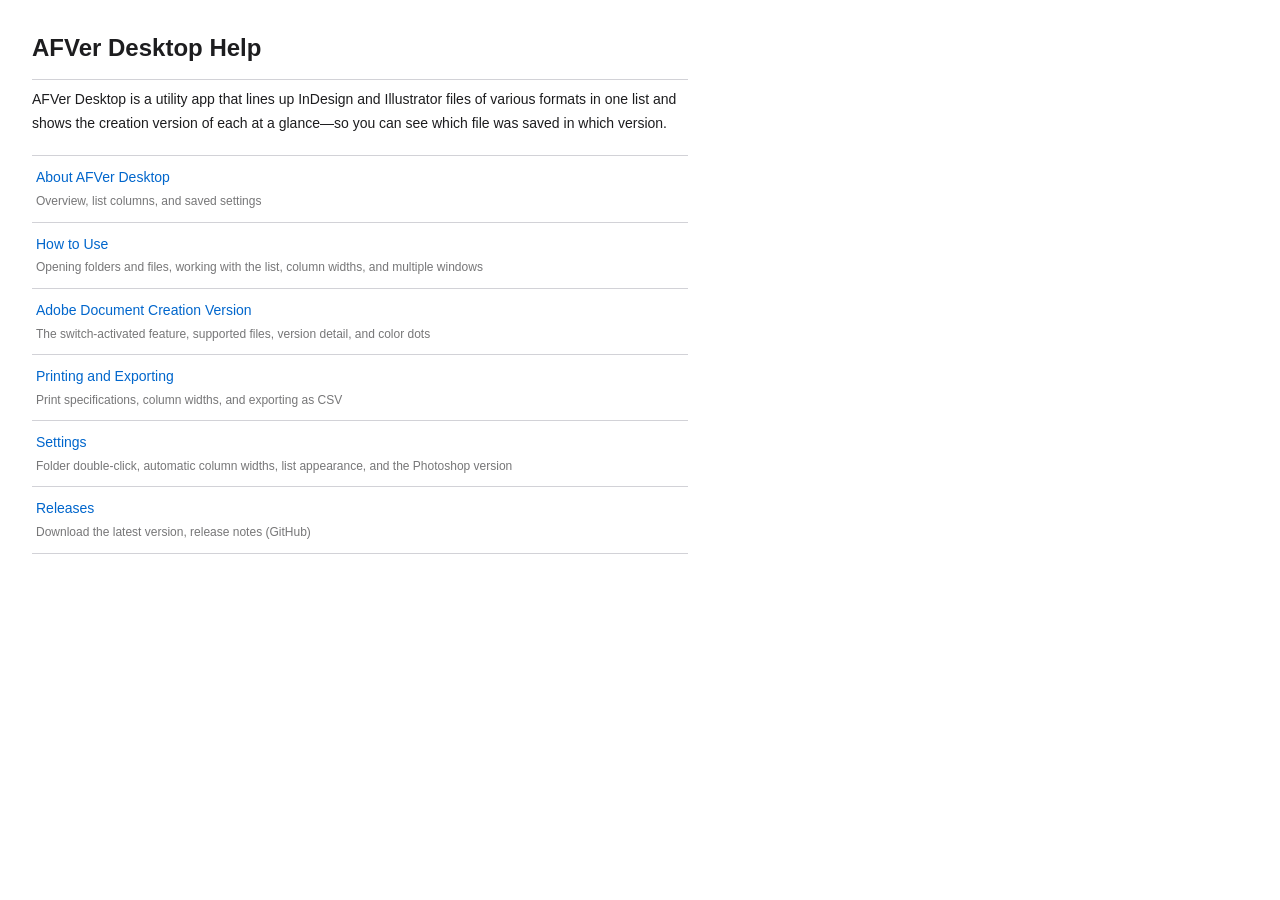
<file: Sources/AFVer Desktop/AFVer Desktop/AFVer Desktop Help.help/Contents/Resources/en.lproj/index.html>
<!DOCTYPE html>
<html lang="en">
<head>
<meta charset="UTF-8">
<meta name="AppleTitle" content="AFVer Desktop Help">
<title>AFVer Desktop Help</title>
<link rel="stylesheet" href="../shared/style.css">
</head>
<body>
<h1>AFVer Desktop Help</h1>
<p>AFVer Desktop is a utility app that lines up InDesign and Illustrator files of various formats in one list and shows the creation version of each at a glance—so you can see which file was saved in which version.</p>

<ul class="toc">
  <li>
    <a href="01_overview.html">About AFVer Desktop
      <span class="desc">Overview, list columns, and saved settings</span>
    </a>
  </li>
  <li>
    <a href="02_howto.html">How to Use
      <span class="desc">Opening folders and files, working with the list, column widths, and multiple windows</span>
    </a>
  </li>
  <li>
    <a href="03_version.html">Adobe Document Creation Version
      <span class="desc">The switch-activated feature, supported files, version detail, and color dots</span>
    </a>
  </li>
  <li>
    <a href="04_print.html">Printing and Exporting
      <span class="desc">Print specifications, column widths, and exporting as CSV</span>
    </a>
  </li>
  <li>
    <a href="05_settings.html">Settings
      <span class="desc">Folder double-click, automatic column widths, list appearance, and the Photoshop version</span>
    </a>
  </li>
  <li>
    <a href="https://github.com/monokano/AFVer-Desktop/releases">Releases
      <span class="desc">Download the latest version, release notes (GitHub)</span>
    </a>
  </li>
</ul>
</body>
</html>
</file>
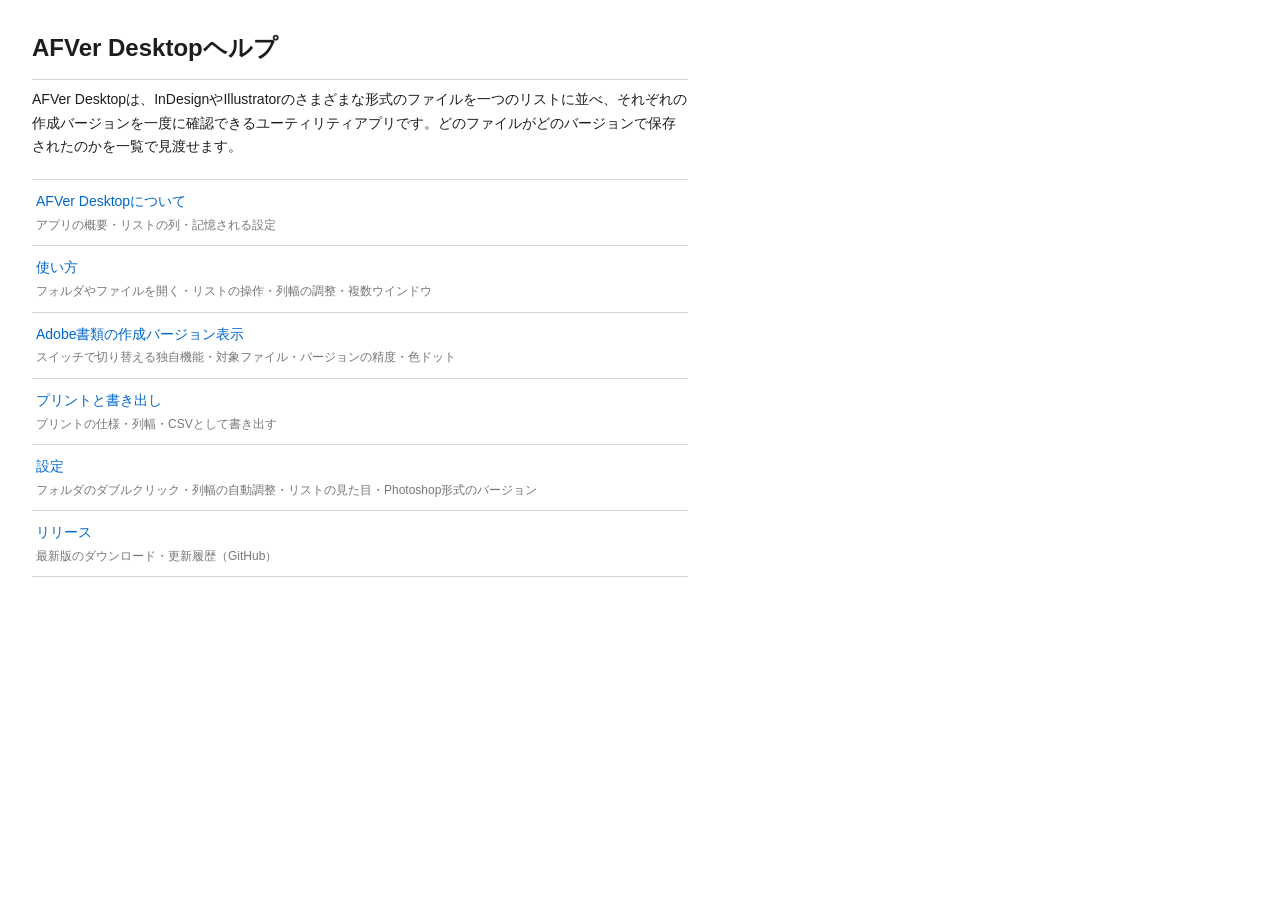
<file: Sources/AFVer Desktop/AFVer Desktop/AFVer Desktop Help.help/Contents/Resources/ja.lproj/index.html>
<!DOCTYPE html>
<html lang="ja">
<head>
<meta charset="UTF-8">
<meta name="AppleTitle" content="AFVer Desktop ヘルプ">
<title>AFVer Desktop ヘルプ</title>
<link rel="stylesheet" href="../shared/style.css">
</head>
<body>
<h1>AFVer Desktopヘルプ</h1>
<p>AFVer Desktopは、InDesignやIllustratorのさまざまな形式のファイルを一つのリストに並べ、それぞれの作成バージョンを一度に確認できるユーティリティアプリです。どのファイルがどのバージョンで保存されたのかを一覧で見渡せます。</p>

<ul class="toc">
  <li>
    <a href="01_overview.html">AFVer Desktopについて
      <span class="desc">アプリの概要・リストの列・記憶される設定</span>
    </a>
  </li>
  <li>
    <a href="02_howto.html">使い方
      <span class="desc">フォルダやファイルを開く・リストの操作・列幅の調整・複数ウインドウ</span>
    </a>
  </li>
  <li>
    <a href="03_version.html">Adobe書類の作成バージョン表示
      <span class="desc">スイッチで切り替える独自機能・対象ファイル・バージョンの精度・色ドット</span>
    </a>
  </li>
  <li>
    <a href="04_print.html">プリントと書き出し
      <span class="desc">プリントの仕様・列幅・CSVとして書き出す</span>
    </a>
  </li>
  <li>
    <a href="05_settings.html">設定
      <span class="desc">フォルダのダブルクリック・列幅の自動調整・リストの見た目・Photoshop形式のバージョン</span>
    </a>
  </li>
  <li>
    <a href="https://github.com/monokano/AFVer-Desktop/releases">リリース
      <span class="desc">最新版のダウンロード・更新履歴（GitHub）</span>
    </a>
  </li>
</ul>
</body>
</html>
</file>
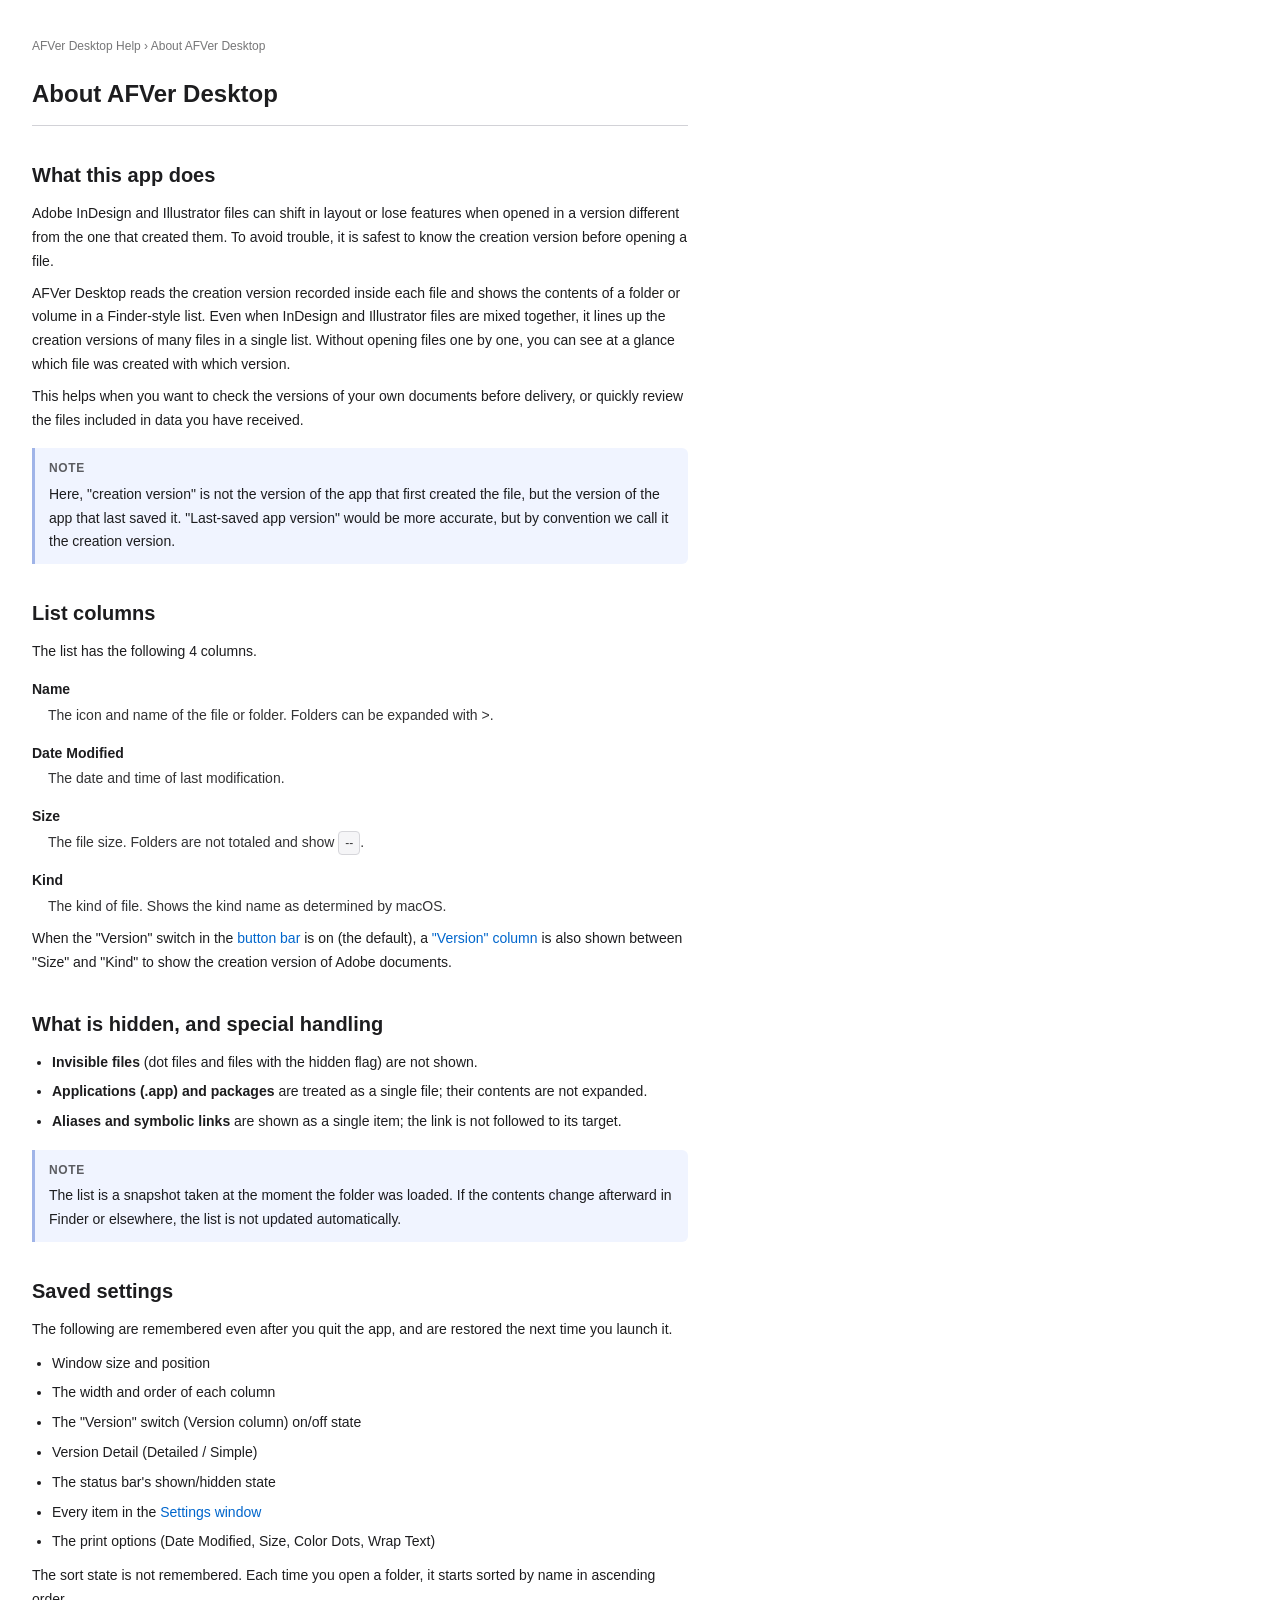
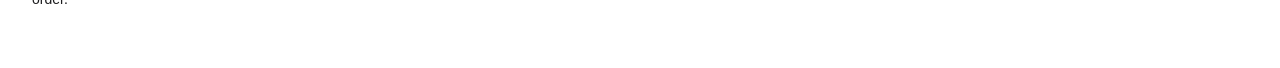
<file: Sources/AFVer Desktop/AFVer Desktop/AFVer Desktop Help.help/Contents/Resources/en.lproj/01_overview.html>
<!DOCTYPE html>
<html lang="en">
<head>
<meta charset="UTF-8">
<meta name="AppleTitle" content="About AFVer Desktop">
<title>About AFVer Desktop</title>
<link rel="stylesheet" href="../shared/style.css">
</head>
<body>
<p class="breadcrumb"><a href="index.html">AFVer Desktop Help</a> › About AFVer Desktop</p>
<h1>About AFVer Desktop</h1>

<h2>What this app does</h2>
<p>Adobe InDesign and Illustrator files can shift in layout or lose features when opened in a version different from the one that created them. To avoid trouble, it is safest to know the creation version before opening a file.</p>
<p>AFVer Desktop reads the creation version recorded inside each file and shows the contents of a folder or volume in a Finder-style list. Even when InDesign and Illustrator files are mixed together, it lines up the creation versions of many files in a single list. Without opening files one by one, you can see at a glance which file was created with which version.</p>
<p>This helps when you want to check the versions of your own documents before delivery, or quickly review the files included in data you have received.</p>

<div class="note">
  <strong>Note</strong>
  Here, "creation version" is not the version of the app that first created the file, but the version of the app that last saved it. "Last-saved app version" would be more accurate, but by convention we call it the creation version.
</div>

<h2>List columns</h2>
<p>The list has the following 4 columns.</p>
<dl>
  <dt>Name</dt>
  <dd>The icon and name of the file or folder. Folders can be expanded with &gt;.</dd>

  <dt>Date Modified</dt>
  <dd>The date and time of last modification.</dd>

  <dt>Size</dt>
  <dd>The file size. Folders are not totaled and show <kbd>--</kbd>.</dd>

  <dt>Kind</dt>
  <dd>The kind of file. Shows the kind name as determined by macOS.</dd>
</dl>
<p>When the "Version" switch in the <a href="02_howto.html#button-bar">button bar</a> is on (the default), a <a href="03_version.html">"Version" column</a> is also shown between "Size" and "Kind" to show the creation version of Adobe documents.</p>

<h2>What is hidden, and special handling</h2>
<ul>
  <li><strong>Invisible files</strong> (dot files and files with the hidden flag) are not shown.</li>
  <li><strong>Applications (.app) and packages</strong> are treated as a single file; their contents are not expanded.</li>
  <li><strong>Aliases and symbolic links</strong> are shown as a single item; the link is not followed to its target.</li>
</ul>

<div class="note">
  <strong>Note</strong>
  The list is a snapshot taken at the moment the folder was loaded. If the contents change afterward in Finder or elsewhere, the list is not updated automatically.
</div>

<h2>Saved settings</h2>
<p>The following are remembered even after you quit the app, and are restored the next time you launch it.</p>
<ul>
  <li>Window size and position</li>
  <li>The width and order of each column</li>
  <li>The "Version" switch (Version column) on/off state</li>
  <li>Version Detail (Detailed / Simple)</li>
  <li>The status bar's shown/hidden state</li>
  <li>Every item in the <a href="05_settings.html">Settings window</a></li>
  <li>The print options (Date Modified, Size, Color Dots, Wrap Text)</li>
</ul>
<p>The sort state is not remembered. Each time you open a folder, it starts sorted by name in ascending order.</p>
</body>
</html>
</file>
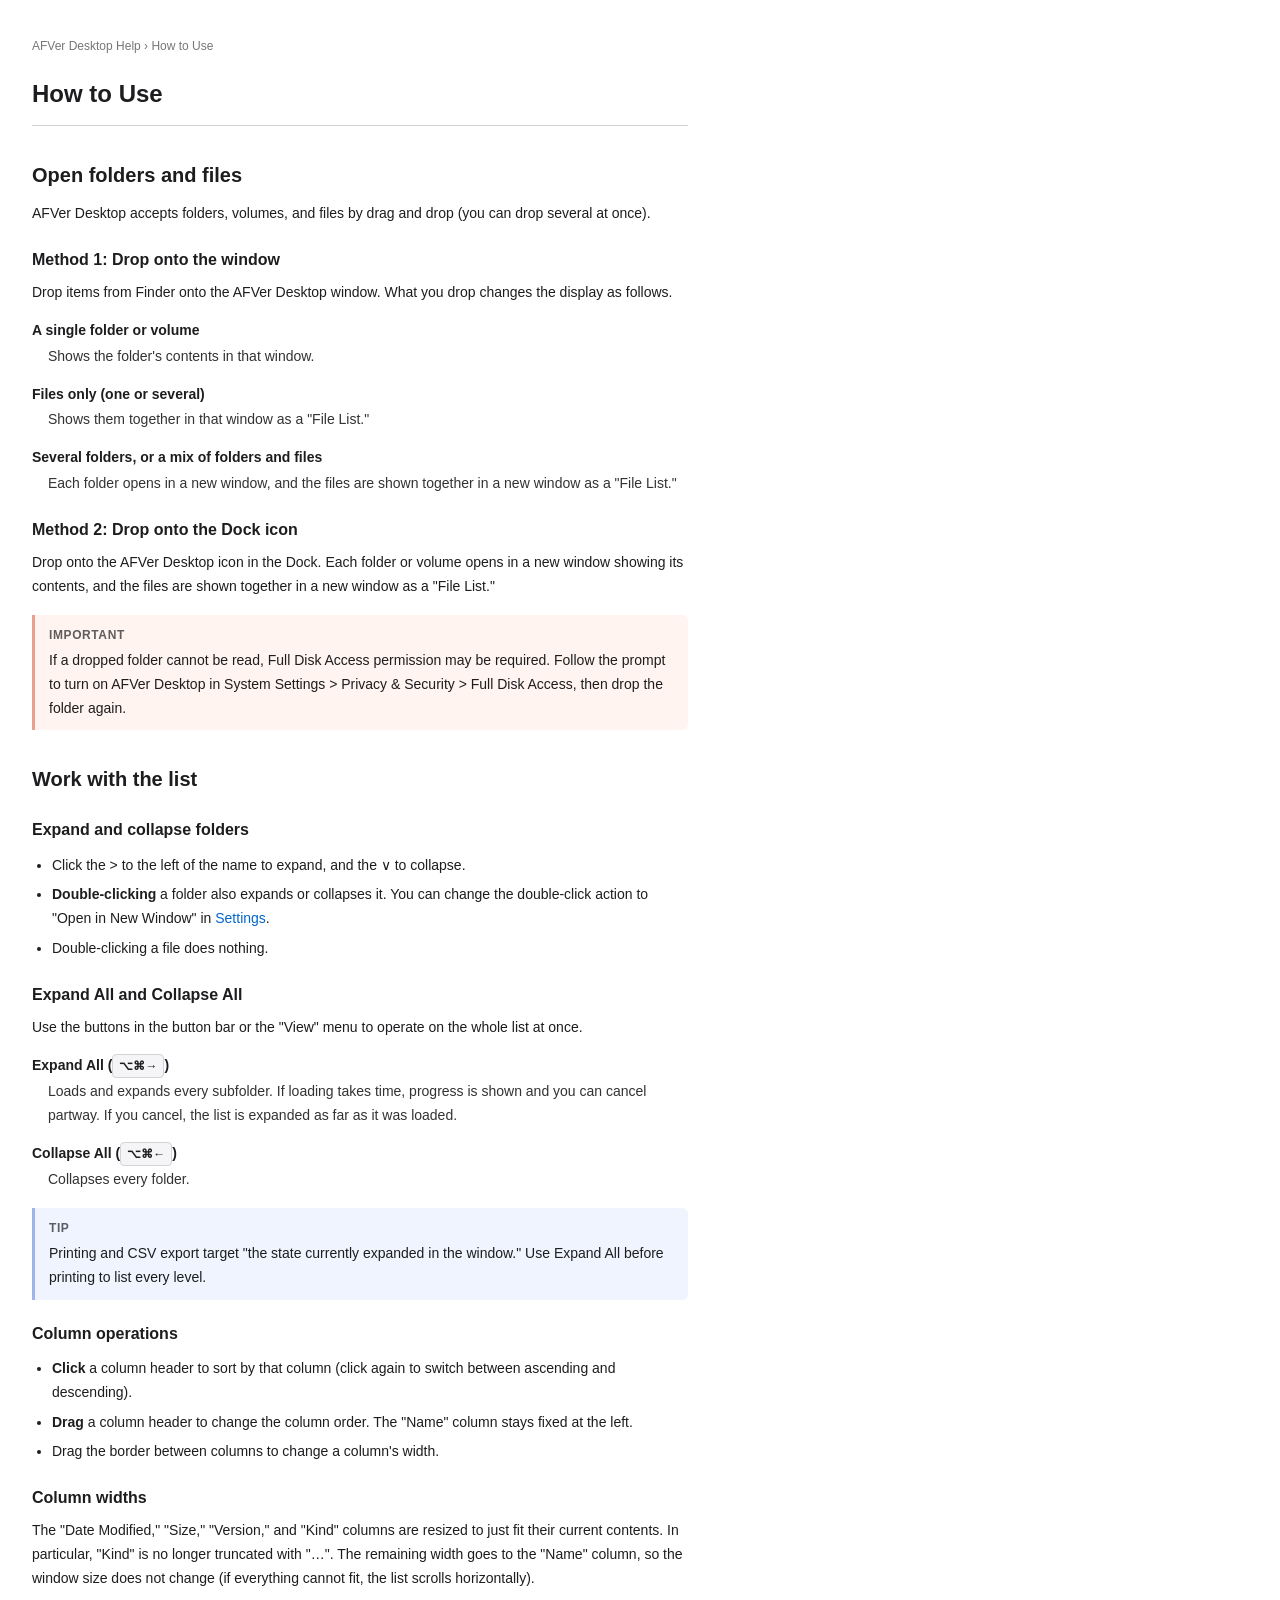
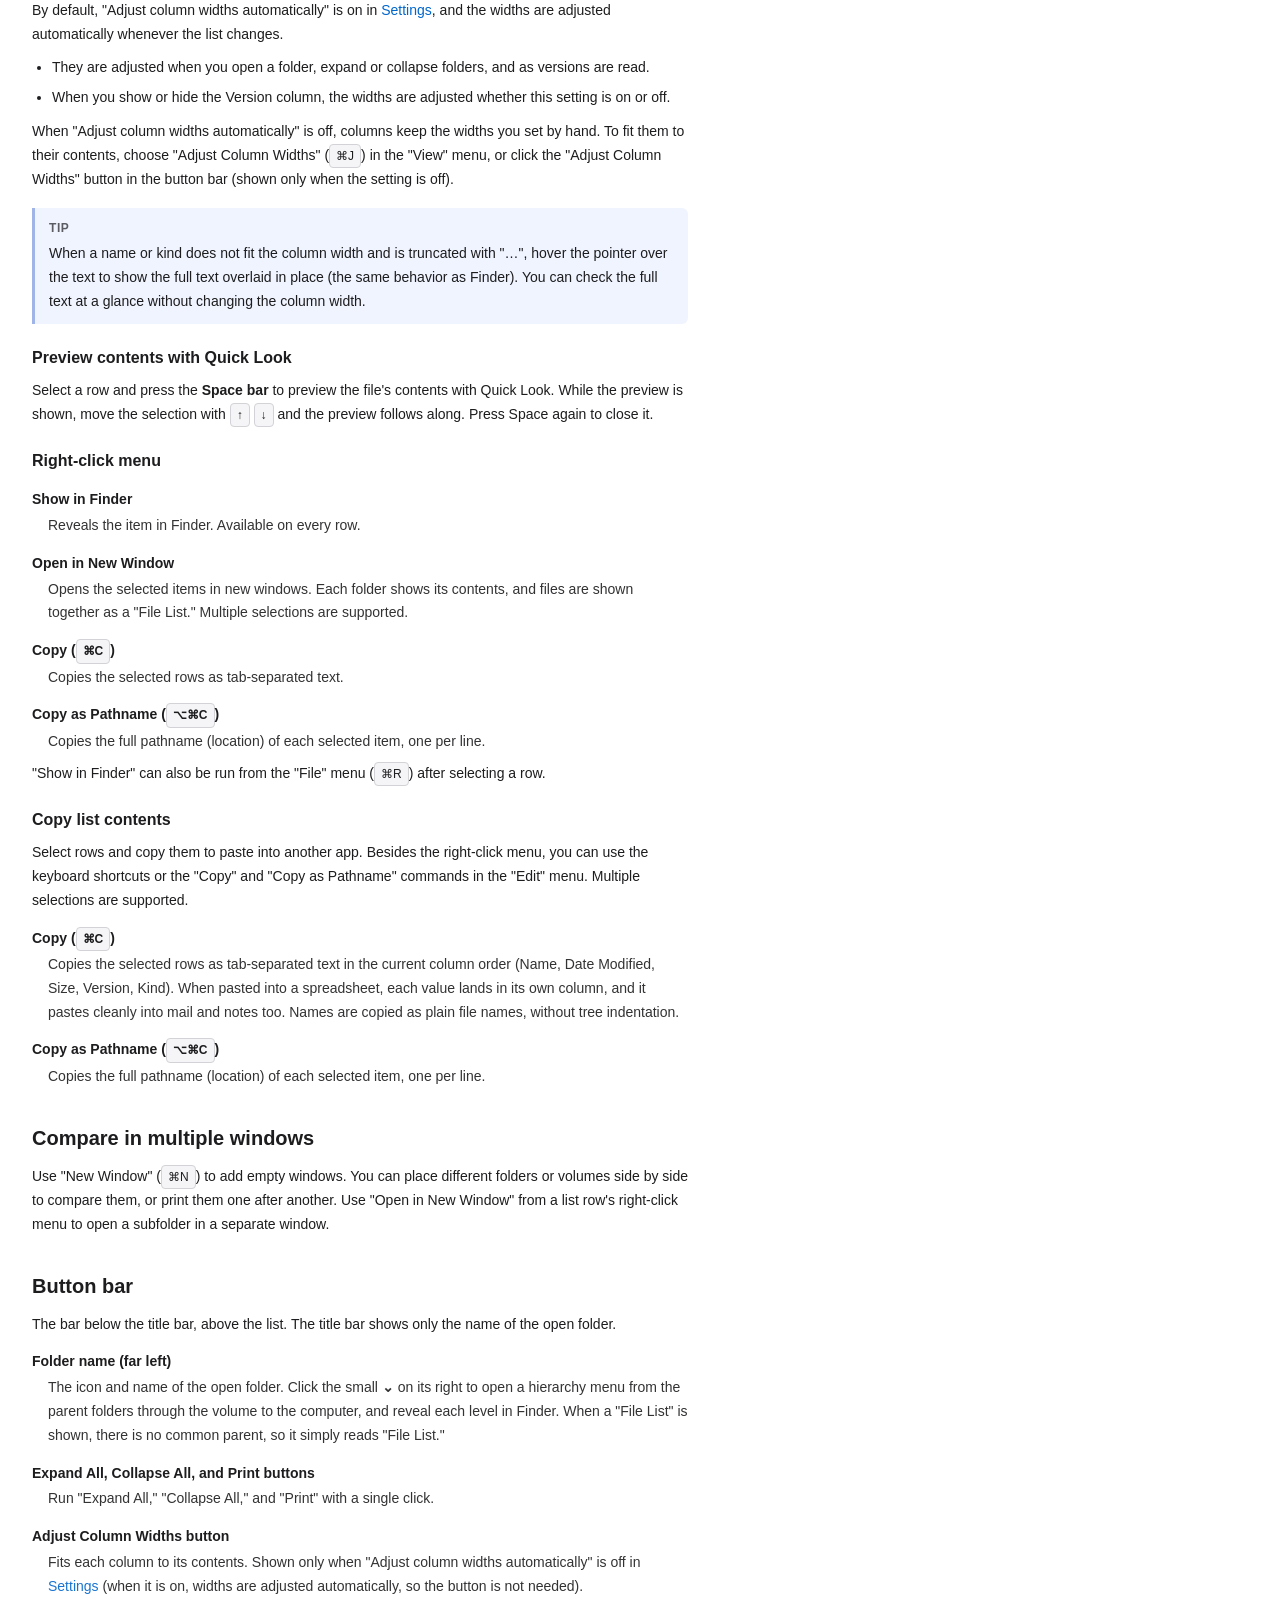
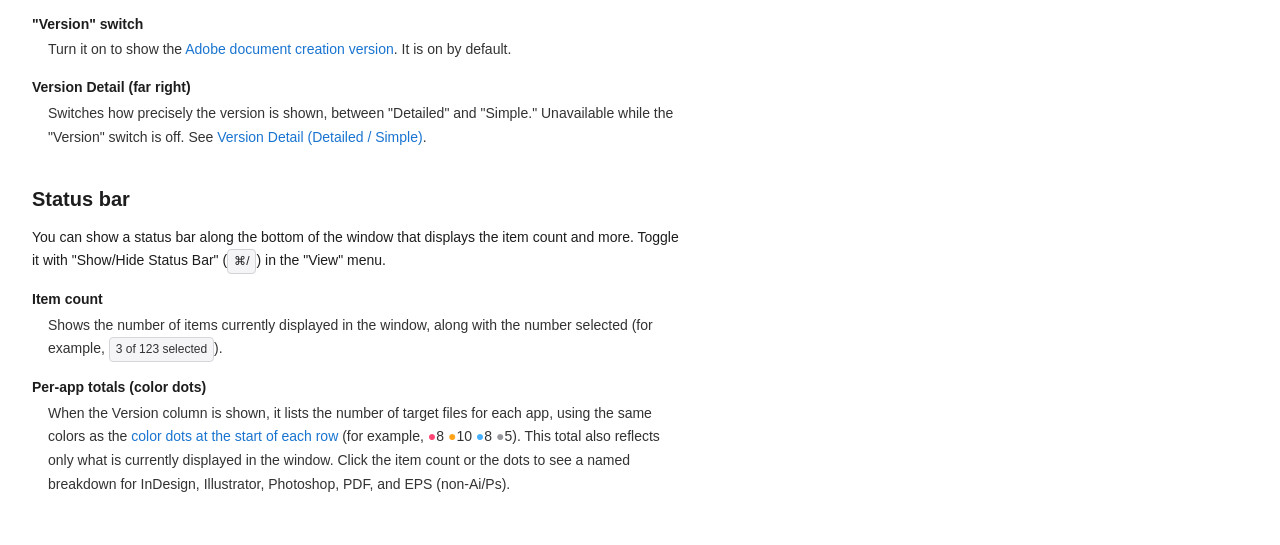
<file: Sources/AFVer Desktop/AFVer Desktop/AFVer Desktop Help.help/Contents/Resources/en.lproj/02_howto.html>
<!DOCTYPE html>
<html lang="en">
<head>
<meta charset="UTF-8">
<meta name="AppleTitle" content="How to Use">
<title>How to Use</title>
<link rel="stylesheet" href="../shared/style.css">
</head>
<body>
<p class="breadcrumb"><a href="index.html">AFVer Desktop Help</a> › How to Use</p>
<h1>How to Use</h1>

<h2>Open folders and files</h2>
<p>AFVer Desktop accepts folders, volumes, and files by drag and drop (you can drop several at once).</p>

<h3>Method 1: Drop onto the window</h3>
<p>Drop items from Finder onto the AFVer Desktop window. What you drop changes the display as follows.</p>
<dl>
  <dt>A single folder or volume</dt>
  <dd>Shows the folder's contents in that window.</dd>

  <dt>Files only (one or several)</dt>
  <dd>Shows them together in that window as a "File List."</dd>

  <dt>Several folders, or a mix of folders and files</dt>
  <dd>Each folder opens in a new window, and the files are shown together in a new window as a "File List."</dd>
</dl>

<h3>Method 2: Drop onto the Dock icon</h3>
<p>Drop onto the AFVer Desktop icon in the Dock. Each folder or volume opens in a new window showing its contents, and the files are shown together in a new window as a "File List."</p>

<div class="warning">
  <strong>Important</strong>
  If a dropped folder cannot be read, Full Disk Access permission may be required. Follow the prompt to turn on AFVer Desktop in System Settings &gt; Privacy &amp; Security &gt; Full Disk Access, then drop the folder again.
</div>

<h2>Work with the list</h2>

<h3>Expand and collapse folders</h3>
<ul>
  <li>Click the &gt; to the left of the name to expand, and the ∨ to collapse.</li>
  <li><strong>Double-clicking</strong> a folder also expands or collapses it. You can change the double-click action to "Open in New Window" in <a href="05_settings.html">Settings</a>.</li>
  <li>Double-clicking a file does nothing.</li>
</ul>

<h3>Expand All and Collapse All</h3>
<p>Use the buttons in the button bar or the "View" menu to operate on the whole list at once.</p>
<dl>
  <dt>Expand All (<kbd>⌥⌘→</kbd>)</dt>
  <dd>Loads and expands every subfolder. If loading takes time, progress is shown and you can cancel partway. If you cancel, the list is expanded as far as it was loaded.</dd>

  <dt>Collapse All (<kbd>⌥⌘←</kbd>)</dt>
  <dd>Collapses every folder.</dd>
</dl>

<div class="note">
  <strong>Tip</strong>
  Printing and CSV export target "the state currently expanded in the window." Use Expand All before printing to list every level.
</div>

<h3>Column operations</h3>
<ul>
  <li><strong>Click</strong> a column header to sort by that column (click again to switch between ascending and descending).</li>
  <li><strong>Drag</strong> a column header to change the column order. The "Name" column stays fixed at the left.</li>
  <li>Drag the border between columns to change a column's width.</li>
</ul>

<h3 id="column-widths">Column widths</h3>
<p>The "Date Modified," "Size," "Version," and "Kind" columns are resized to just fit their current contents. In particular, "Kind" is no longer truncated with "…". The remaining width goes to the "Name" column, so the window size does not change (if everything cannot fit, the list scrolls horizontally).</p>
<p>By default, "Adjust column widths automatically" is on in <a href="05_settings.html#auto-adjust">Settings</a>, and the widths are adjusted automatically whenever the list changes.</p>
<ul>
  <li>They are adjusted when you open a folder, expand or collapse folders, and as versions are read.</li>
  <li>When you show or hide the Version column, the widths are adjusted whether this setting is on or off.</li>
</ul>
<p>When "Adjust column widths automatically" is off, columns keep the widths you set by hand. To fit them to their contents, choose "Adjust Column Widths" (<kbd>⌘J</kbd>) in the "View" menu, or click the "Adjust Column Widths" button in the button bar (shown only when the setting is off).</p>

<div class="note">
  <strong>Tip</strong>
  When a name or kind does not fit the column width and is truncated with "…", hover the pointer over the text to show the full text overlaid in place (the same behavior as Finder). You can check the full text at a glance without changing the column width.
</div>

<h3>Preview contents with Quick Look</h3>
<p>Select a row and press the <strong>Space bar</strong> to preview the file's contents with Quick Look. While the preview is shown, move the selection with <kbd>↑</kbd> <kbd>↓</kbd> and the preview follows along. Press Space again to close it.</p>

<h3>Right-click menu</h3>
<dl>
  <dt>Show in Finder</dt>
  <dd>Reveals the item in Finder. Available on every row.</dd>

  <dt>Open in New Window</dt>
  <dd>Opens the selected items in new windows. Each folder shows its contents, and files are shown together as a "File List." Multiple selections are supported.</dd>

  <dt>Copy (<kbd>⌘C</kbd>)</dt>
  <dd>Copies the selected rows as tab-separated text.</dd>

  <dt>Copy as Pathname (<kbd>⌥⌘C</kbd>)</dt>
  <dd>Copies the full pathname (location) of each selected item, one per line.</dd>
</dl>
<p>"Show in Finder" can also be run from the "File" menu (<kbd>⌘R</kbd>) after selecting a row.</p>

<h3>Copy list contents</h3>
<p>Select rows and copy them to paste into another app. Besides the right-click menu, you can use the keyboard shortcuts or the "Copy" and "Copy as Pathname" commands in the "Edit" menu. Multiple selections are supported.</p>
<dl>
  <dt>Copy (<kbd>⌘C</kbd>)</dt>
  <dd>Copies the selected rows as tab-separated text in the current column order (Name, Date Modified, Size, Version, Kind). When pasted into a spreadsheet, each value lands in its own column, and it pastes cleanly into mail and notes too. Names are copied as plain file names, without tree indentation.</dd>

  <dt>Copy as Pathname (<kbd>⌥⌘C</kbd>)</dt>
  <dd>Copies the full pathname (location) of each selected item, one per line.</dd>
</dl>

<h2>Compare in multiple windows</h2>
<p>Use "New Window" (<kbd>⌘N</kbd>) to add empty windows. You can place different folders or volumes side by side to compare them, or print them one after another. Use "Open in New Window" from a list row's right-click menu to open a subfolder in a separate window.</p>

<h2 id="button-bar">Button bar</h2>
<p>The bar below the title bar, above the list. The title bar shows only the name of the open folder.</p>
<dl>
  <dt>Folder name (far left)</dt>
  <dd>The icon and name of the open folder. Click the small <strong>⌄</strong> on its right to open a hierarchy menu from the parent folders through the volume to the computer, and reveal each level in Finder. When a "File List" is shown, there is no common parent, so it simply reads "File List."</dd>

  <dt>Expand All, Collapse All, and Print buttons</dt>
  <dd>Run "Expand All," "Collapse All," and "Print" with a single click.</dd>

  <dt>Adjust Column Widths button</dt>
  <dd>Fits each column to its contents. Shown only when "Adjust column widths automatically" is off in <a href="05_settings.html#auto-adjust">Settings</a> (when it is on, widths are adjusted automatically, so the button is not needed).</dd>

  <dt>"Version" switch</dt>
  <dd>Turn it on to show the <a href="03_version.html">Adobe document creation version</a>. It is on by default.</dd>

  <dt>Version Detail (far right)</dt>
  <dd>Switches how precisely the version is shown, between "Detailed" and "Simple." Unavailable while the "Version" switch is off. See <a href="03_version.html#detail">Version Detail (Detailed / Simple)</a>.</dd>
</dl>

<h2>Status bar</h2>
<p>You can show a status bar along the bottom of the window that displays the item count and more. Toggle it with "Show/Hide Status Bar" (<kbd>⌘/</kbd>) in the "View" menu.</p>
<dl>
  <dt>Item count</dt>
  <dd>Shows the number of items currently displayed in the window, along with the number selected (for example, <kbd>3 of 123 selected</kbd>).</dd>

  <dt>Per-app totals (color dots)</dt>
  <dd>When the Version column is shown, it lists the number of target files for each app, using the same colors as the <a href="03_version.html#dots">color dots at the start of each row</a> (for example, <b style="color:#FF3366">●</b>8 <b style="color:#FF9A00">●</b>10 <b style="color:#31A8FF">●</b>8 <b style="color:#8E8E93">●</b>5). This total also reflects only what is currently displayed in the window. Click the item count or the dots to see a named breakdown for InDesign, Illustrator, Photoshop, PDF, and EPS (non-Ai/Ps).</dd>
</dl>
</body>
</html>
</file>
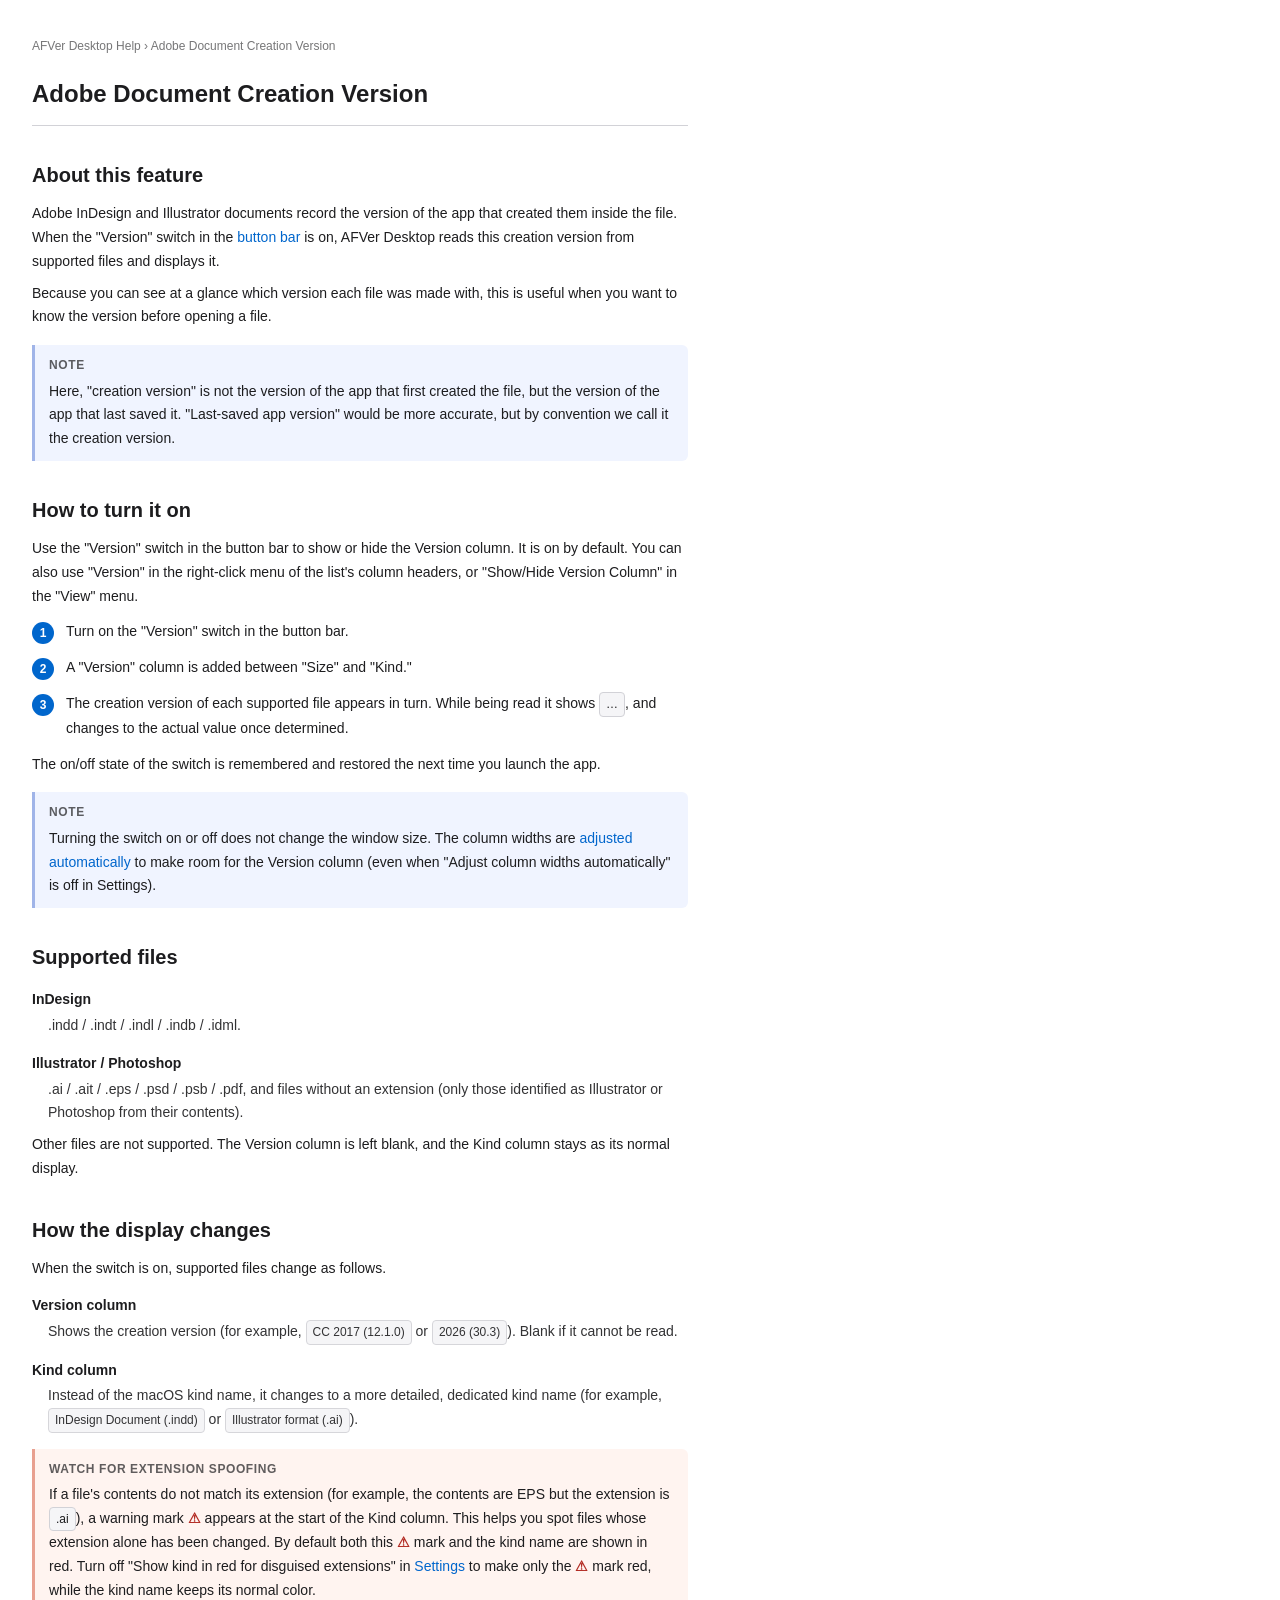
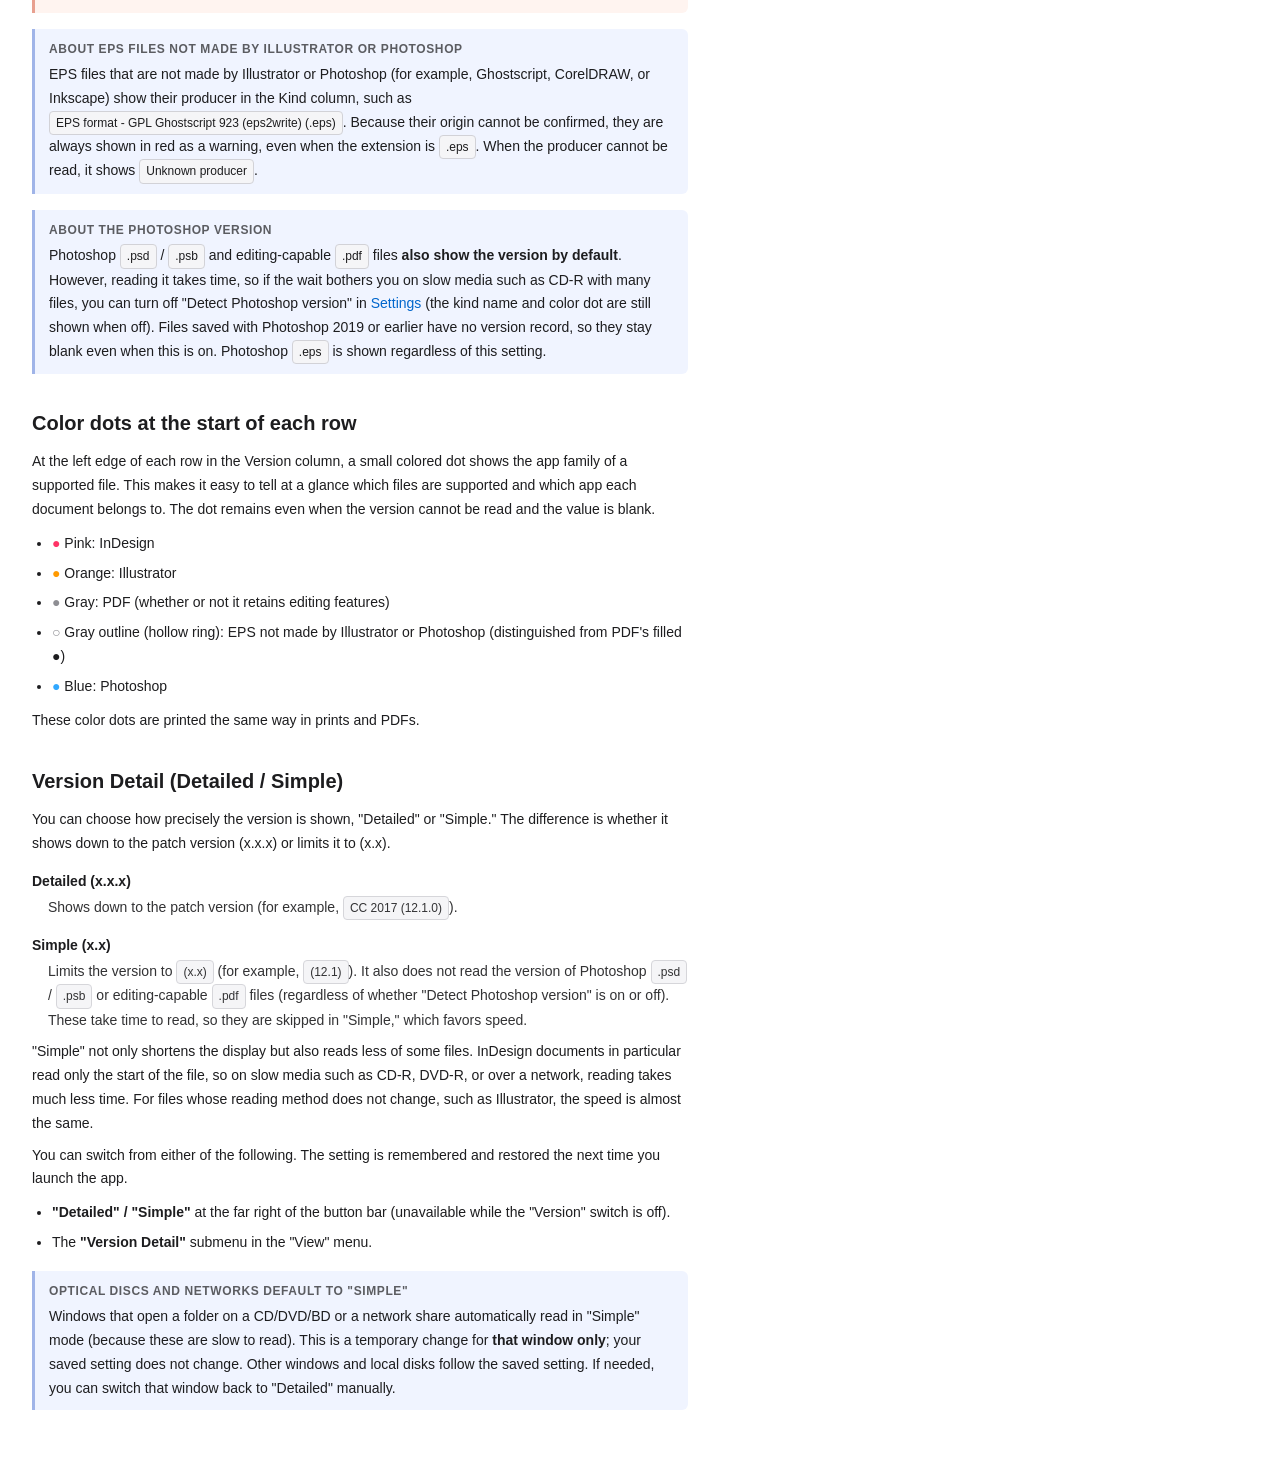
<file: Sources/AFVer Desktop/AFVer Desktop/AFVer Desktop Help.help/Contents/Resources/en.lproj/03_version.html>
<!DOCTYPE html>
<html lang="en">
<head>
<meta charset="UTF-8">
<meta name="AppleTitle" content="Adobe Document Creation Version">
<title>Adobe Document Creation Version</title>
<link rel="stylesheet" href="../shared/style.css">
</head>
<body>
<p class="breadcrumb"><a href="index.html">AFVer Desktop Help</a> › Adobe Document Creation Version</p>
<h1>Adobe Document Creation Version</h1>

<h2>About this feature</h2>
<p>Adobe InDesign and Illustrator documents record the version of the app that created them inside the file. When the "Version" switch in the <a href="02_howto.html#button-bar">button bar</a> is on, AFVer Desktop reads this creation version from supported files and displays it.</p>
<p>Because you can see at a glance which version each file was made with, this is useful when you want to know the version before opening a file.</p>

<div class="note">
  <strong>Note</strong>
  Here, "creation version" is not the version of the app that first created the file, but the version of the app that last saved it. "Last-saved app version" would be more accurate, but by convention we call it the creation version.
</div>

<h2>How to turn it on</h2>
<p>Use the "Version" switch in the button bar to show or hide the Version column. It is on by default. You can also use "Version" in the right-click menu of the list's column headers, or "Show/Hide Version Column" in the "View" menu.</p>
<ol class="steps">
  <li>Turn on the "Version" switch in the button bar.</li>
  <li>A "Version" column is added between "Size" and "Kind."</li>
  <li>The creation version of each supported file appears in turn. While being read it shows <kbd>…</kbd>, and changes to the actual value once determined.</li>
</ol>
<p>The on/off state of the switch is remembered and restored the next time you launch the app.</p>

<div class="note">
  <strong>Note</strong>
  Turning the switch on or off does not change the window size. The column widths are <a href="02_howto.html#column-widths">adjusted automatically</a> to make room for the Version column (even when "Adjust column widths automatically" is off in Settings).
</div>

<h2>Supported files</h2>
<dl>
  <dt>InDesign</dt>
  <dd>.indd / .indt / .indl / .indb / .idml.</dd>

  <dt>Illustrator / Photoshop</dt>
  <dd>.ai / .ait / .eps / .psd / .psb / .pdf, and files without an extension (only those identified as Illustrator or Photoshop from their contents).</dd>
</dl>
<p>Other files are not supported. The Version column is left blank, and the Kind column stays as its normal display.</p>

<h2>How the display changes</h2>
<p>When the switch is on, supported files change as follows.</p>
<dl>
  <dt>Version column</dt>
  <dd>Shows the creation version (for example, <kbd>CC 2017 (12.1.0)</kbd> or <kbd>2026 (30.3)</kbd>). Blank if it cannot be read.</dd>

  <dt>Kind column</dt>
  <dd>Instead of the macOS kind name, it changes to a more detailed, dedicated kind name (for example, <kbd>InDesign Document (.indd)</kbd> or <kbd>Illustrator format (.ai)</kbd>).</dd>
</dl>

<div class="warning">
  <strong>Watch for extension spoofing</strong>
  If a file's contents do not match its extension (for example, the contents are EPS but the extension is <kbd>.ai</kbd>), a warning mark <b style="color:#B22A22">⚠</b> appears at the start of the Kind column. This helps you spot files whose extension alone has been changed. By default both this <b style="color:#B22A22">⚠</b> mark and the kind name are shown in red. Turn off "Show kind in red for disguised extensions" in <a href="05_settings.html#red-kind">Settings</a> to make only the <b style="color:#B22A22">⚠</b> mark red, while the kind name keeps its normal color.
</div>

<div class="note">
  <strong>About EPS files not made by Illustrator or Photoshop</strong>
  EPS files that are not made by Illustrator or Photoshop (for example, Ghostscript, CorelDRAW, or Inkscape) show their producer in the Kind column, such as <kbd>EPS format - GPL Ghostscript 923 (eps2write) (.eps)</kbd>. Because their origin cannot be confirmed, they are always shown in red as a warning, even when the extension is <kbd>.eps</kbd>. When the producer cannot be read, it shows <kbd>Unknown producer</kbd>.
</div>

<div class="note">
  <strong>About the Photoshop version</strong>
  Photoshop <kbd>.psd</kbd> / <kbd>.psb</kbd> and editing-capable <kbd>.pdf</kbd> files <b>also show the version by default</b>. However, reading it takes time, so if the wait bothers you on slow media such as CD-R with many files, you can turn off "Detect Photoshop version" in <a href="05_settings.html#photoshop">Settings</a> (the kind name and color dot are still shown when off). Files saved with Photoshop 2019 or earlier have no version record, so they stay blank even when this is on. Photoshop <kbd>.eps</kbd> is shown regardless of this setting.
</div>

<h2 id="dots">Color dots at the start of each row</h2>
<p>At the left edge of each row in the Version column, a small colored dot shows the app family of a supported file. This makes it easy to tell at a glance which files are supported and which app each document belongs to. The dot remains even when the version cannot be read and the value is blank.</p>
<ul>
  <li><b style="color:#FF3366">●</b> Pink: InDesign</li>
  <li><b style="color:#FF9A00">●</b> Orange: Illustrator</li>
  <li><b style="color:#8E8E93">●</b> Gray: PDF (whether or not it retains editing features)</li>
  <li><b style="color:#8E8E93">○</b> Gray outline (hollow ring): EPS not made by Illustrator or Photoshop (distinguished from PDF's filled ●)</li>
  <li><b style="color:#31A8FF">●</b> Blue: Photoshop</li>
</ul>
<p>These color dots are printed the same way in prints and PDFs.</p>

<h2 id="detail">Version Detail (Detailed / Simple)</h2>
<p>You can choose how precisely the version is shown, "Detailed" or "Simple." The difference is whether it shows down to the patch version (x.x.x) or limits it to (x.x).</p>
<dl>
  <dt>Detailed (x.x.x)</dt>
  <dd>Shows down to the patch version (for example, <kbd>CC 2017 (12.1.0)</kbd>).</dd>

  <dt>Simple (x.x)</dt>
  <dd>Limits the version to <kbd>(x.x)</kbd> (for example, <kbd>(12.1)</kbd>). It also does not read the version of Photoshop <kbd>.psd</kbd> / <kbd>.psb</kbd> or editing-capable <kbd>.pdf</kbd> files (regardless of whether "Detect Photoshop version" is on or off). These take time to read, so they are skipped in "Simple," which favors speed.</dd>
</dl>
<p>"Simple" not only shortens the display but also reads less of some files. InDesign documents in particular read only the start of the file, so on slow media such as CD-R, DVD-R, or over a network, reading takes much less time. For files whose reading method does not change, such as Illustrator, the speed is almost the same.</p>
<p>You can switch from either of the following. The setting is remembered and restored the next time you launch the app.</p>
<ul>
  <li><strong>"Detailed" / "Simple"</strong> at the far right of the button bar (unavailable while the "Version" switch is off).</li>
  <li>The <strong>"Version Detail"</strong> submenu in the "View" menu.</li>
</ul>

<div class="note">
  <strong>Optical discs and networks default to "Simple"</strong>
  Windows that open a folder on a CD/DVD/BD or a network share automatically read in "Simple" mode (because these are slow to read). This is a temporary change for <b>that window only</b>; your saved setting does not change. Other windows and local disks follow the saved setting. If needed, you can switch that window back to "Detailed" manually.
</div>
</body>
</html>
</file>
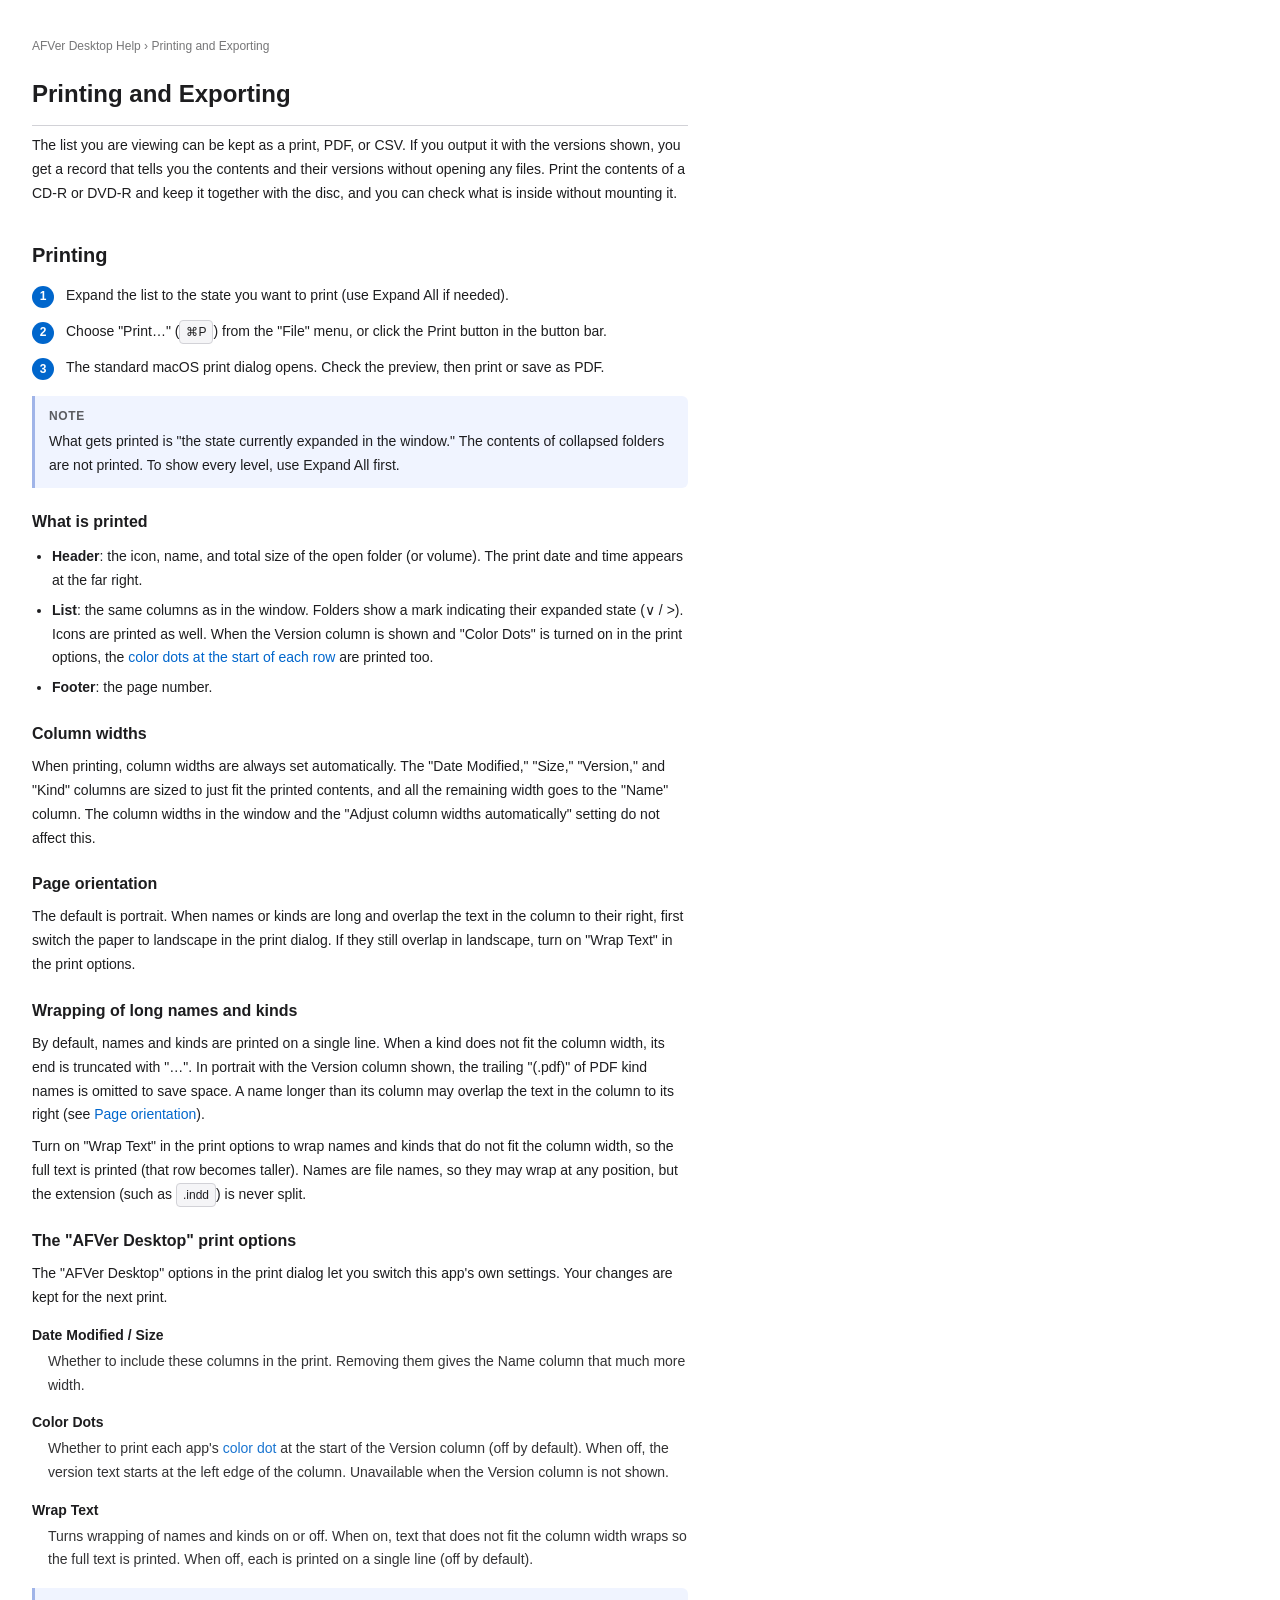
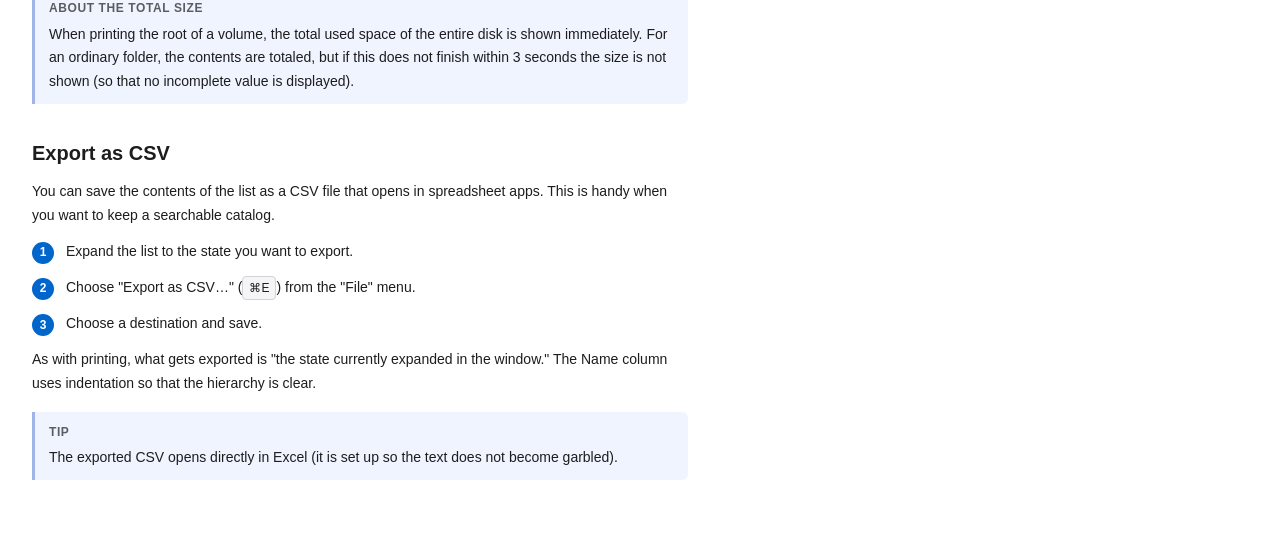
<file: Sources/AFVer Desktop/AFVer Desktop/AFVer Desktop Help.help/Contents/Resources/en.lproj/04_print.html>
<!DOCTYPE html>
<html lang="en">
<head>
<meta charset="UTF-8">
<meta name="AppleTitle" content="Printing and Exporting">
<title>Printing and Exporting</title>
<link rel="stylesheet" href="../shared/style.css">
</head>
<body>
<p class="breadcrumb"><a href="index.html">AFVer Desktop Help</a> › Printing and Exporting</p>
<h1>Printing and Exporting</h1>
<p>The list you are viewing can be kept as a print, PDF, or CSV. If you output it with the versions shown, you get a record that tells you the contents and their versions without opening any files. Print the contents of a CD-R or DVD-R and keep it together with the disc, and you can check what is inside without mounting it.</p>

<h2>Printing</h2>
<ol class="steps">
  <li>Expand the list to the state you want to print (use Expand All if needed).</li>
  <li>Choose "Print…" (<kbd>⌘P</kbd>) from the "File" menu, or click the Print button in the button bar.</li>
  <li>The standard macOS print dialog opens. Check the preview, then print or save as PDF.</li>
</ol>

<div class="note">
  <strong>Note</strong>
  What gets printed is "the state currently expanded in the window." The contents of collapsed folders are not printed. To show every level, use Expand All first.
</div>

<h3>What is printed</h3>
<ul>
  <li><strong>Header</strong>: the icon, name, and total size of the open folder (or volume). The print date and time appears at the far right.</li>
  <li><strong>List</strong>: the same columns as in the window. Folders show a mark indicating their expanded state (∨ / &gt;). Icons are printed as well. When the Version column is shown and "Color Dots" is turned on in the print options, the <a href="03_version.html#dots">color dots at the start of each row</a> are printed too.</li>
  <li><strong>Footer</strong>: the page number.</li>
</ul>

<h3>Column widths</h3>
<p>When printing, column widths are always set automatically. The "Date Modified," "Size," "Version," and "Kind" columns are sized to just fit the printed contents, and all the remaining width goes to the "Name" column. The column widths in the window and the "Adjust column widths automatically" setting do not affect this.</p>

<h3 id="orientation">Page orientation</h3>
<p>The default is portrait. When names or kinds are long and overlap the text in the column to their right, first switch the paper to landscape in the print dialog. If they still overlap in landscape, turn on "Wrap Text" in the print options.</p>

<h3>Wrapping of long names and kinds</h3>
<p>By default, names and kinds are printed on a single line. When a kind does not fit the column width, its end is truncated with "…". In portrait with the Version column shown, the trailing "(.pdf)" of PDF kind names is omitted to save space. A name longer than its column may overlap the text in the column to its right (see <a href="#orientation">Page orientation</a>).</p>
<p>Turn on "Wrap Text" in the print options to wrap names and kinds that do not fit the column width, so the full text is printed (that row becomes taller). Names are file names, so they may wrap at any position, but the extension (such as <kbd>.indd</kbd>) is never split.</p>

<h3>The "AFVer Desktop" print options</h3>
<p>The "AFVer Desktop" options in the print dialog let you switch this app's own settings. Your changes are kept for the next print.</p>
<dl>
  <dt>Date Modified / Size</dt>
  <dd>Whether to include these columns in the print. Removing them gives the Name column that much more width.</dd>

  <dt>Color Dots</dt>
  <dd>Whether to print each app's <a href="03_version.html#dots">color dot</a> at the start of the Version column (off by default). When off, the version text starts at the left edge of the column. Unavailable when the Version column is not shown.</dd>

  <dt>Wrap Text</dt>
  <dd>Turns wrapping of names and kinds on or off. When on, text that does not fit the column width wraps so the full text is printed. When off, each is printed on a single line (off by default).</dd>
</dl>

<div class="note">
  <strong>About the total size</strong>
  When printing the root of a volume, the total used space of the entire disk is shown immediately. For an ordinary folder, the contents are totaled, but if this does not finish within 3 seconds the size is not shown (so that no incomplete value is displayed).
</div>

<h2>Export as CSV</h2>
<p>You can save the contents of the list as a CSV file that opens in spreadsheet apps. This is handy when you want to keep a searchable catalog.</p>
<ol class="steps">
  <li>Expand the list to the state you want to export.</li>
  <li>Choose "Export as CSV…" (<kbd>⌘E</kbd>) from the "File" menu.</li>
  <li>Choose a destination and save.</li>
</ol>
<p>As with printing, what gets exported is "the state currently expanded in the window." The Name column uses indentation so that the hierarchy is clear.</p>

<div class="note">
  <strong>Tip</strong>
  The exported CSV opens directly in Excel (it is set up so the text does not become garbled).
</div>
</body>
</html>
</file>
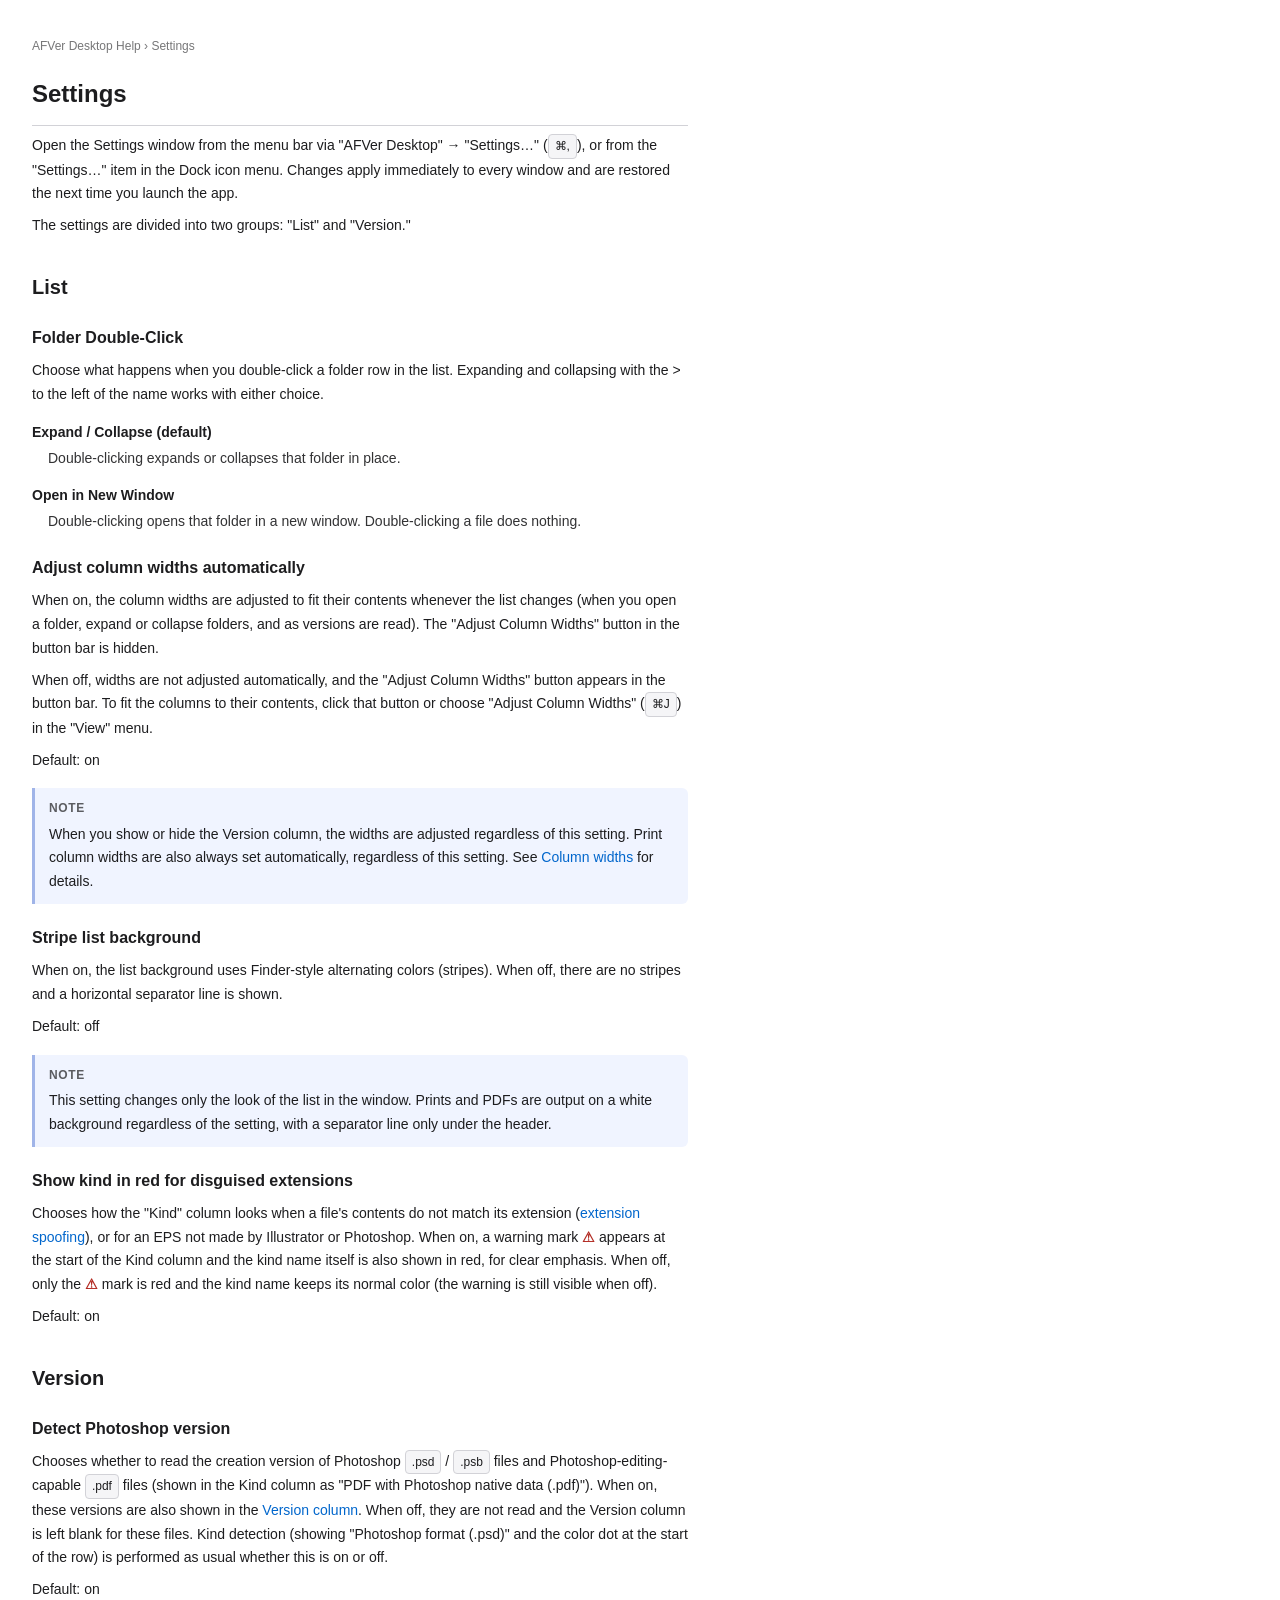
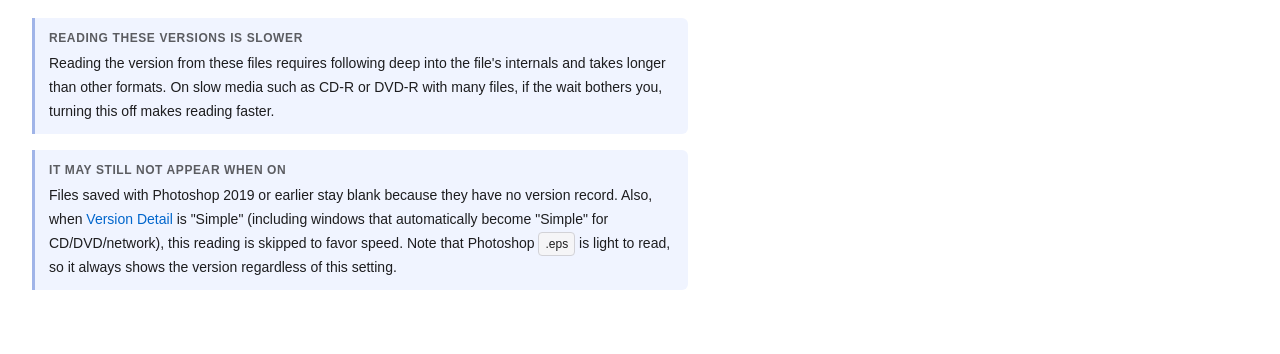
<file: Sources/AFVer Desktop/AFVer Desktop/AFVer Desktop Help.help/Contents/Resources/en.lproj/05_settings.html>
<!DOCTYPE html>
<html lang="en">
<head>
<meta charset="UTF-8">
<meta name="AppleTitle" content="Settings">
<title>Settings</title>
<link rel="stylesheet" href="../shared/style.css">
</head>
<body>
<p class="breadcrumb"><a href="index.html">AFVer Desktop Help</a> › Settings</p>
<h1>Settings</h1>

<p>Open the Settings window from the menu bar via "AFVer Desktop" → "Settings…" (<kbd>⌘,</kbd>), or from the "Settings…" item in the Dock icon menu. Changes apply immediately to every window and are restored the next time you launch the app.</p>
<p>The settings are divided into two groups: "List" and "Version."</p>

<h2>List</h2>

<h3 id="double-click">Folder Double-Click</h3>
<p>Choose what happens when you double-click a folder row in the list. Expanding and collapsing with the &gt; to the left of the name works with either choice.</p>
<dl>
  <dt>Expand / Collapse (default)</dt>
  <dd>Double-clicking expands or collapses that folder in place.</dd>

  <dt>Open in New Window</dt>
  <dd>Double-clicking opens that folder in a new window. Double-clicking a file does nothing.</dd>
</dl>

<h3 id="auto-adjust">Adjust column widths automatically</h3>
<p>When on, the column widths are adjusted to fit their contents whenever the list changes (when you open a folder, expand or collapse folders, and as versions are read). The "Adjust Column Widths" button in the button bar is hidden.</p>
<p>When off, widths are not adjusted automatically, and the "Adjust Column Widths" button appears in the button bar. To fit the columns to their contents, click that button or choose "Adjust Column Widths" (<kbd>⌘J</kbd>) in the "View" menu.</p>
<p>Default: on</p>

<div class="note">
  <strong>Note</strong>
  When you show or hide the Version column, the widths are adjusted regardless of this setting. Print column widths are also always set automatically, regardless of this setting. See <a href="02_howto.html#column-widths">Column widths</a> for details.
</div>

<h3 id="stripe">Stripe list background</h3>
<p>When on, the list background uses Finder-style alternating colors (stripes). When off, there are no stripes and a horizontal separator line is shown.</p>
<p>Default: off</p>

<div class="note">
  <strong>Note</strong>
  This setting changes only the look of the list in the window. Prints and PDFs are output on a white background regardless of the setting, with a separator line only under the header.
</div>

<h3 id="red-kind">Show kind in red for disguised extensions</h3>
<p>Chooses how the "Kind" column looks when a file's contents do not match its extension (<a href="03_version.html">extension spoofing</a>), or for an EPS not made by Illustrator or Photoshop. When on, a warning mark <b style="color:#B22A22">⚠</b> appears at the start of the Kind column and the kind name itself is also shown in red, for clear emphasis. When off, only the <b style="color:#B22A22">⚠</b> mark is red and the kind name keeps its normal color (the warning is still visible when off).</p>
<p>Default: on</p>

<h2>Version</h2>

<h3 id="photoshop">Detect Photoshop version</h3>
<p>Chooses whether to read the creation version of Photoshop <kbd>.psd</kbd> / <kbd>.psb</kbd> files and Photoshop-editing-capable <kbd>.pdf</kbd> files (shown in the Kind column as "PDF with Photoshop native data (.pdf)"). When on, these versions are also shown in the <a href="03_version.html">Version column</a>. When off, they are not read and the Version column is left blank for these files. Kind detection (showing "Photoshop format (.psd)" and the color dot at the start of the row) is performed as usual whether this is on or off.</p>
<p>Default: on</p>

<div class="note">
  <strong>Reading these versions is slower</strong>
  Reading the version from these files requires following deep into the file's internals and takes longer than other formats. On slow media such as CD-R or DVD-R with many files, if the wait bothers you, turning this off makes reading faster.
</div>

<div class="note">
  <strong>It may still not appear when on</strong>
  Files saved with Photoshop 2019 or earlier stay blank because they have no version record. Also, when <a href="03_version.html#detail">Version Detail</a> is "Simple" (including windows that automatically become "Simple" for CD/DVD/network), this reading is skipped to favor speed. Note that Photoshop <kbd>.eps</kbd> is light to read, so it always shows the version regardless of this setting.
</div>
</body>
</html>
</file>
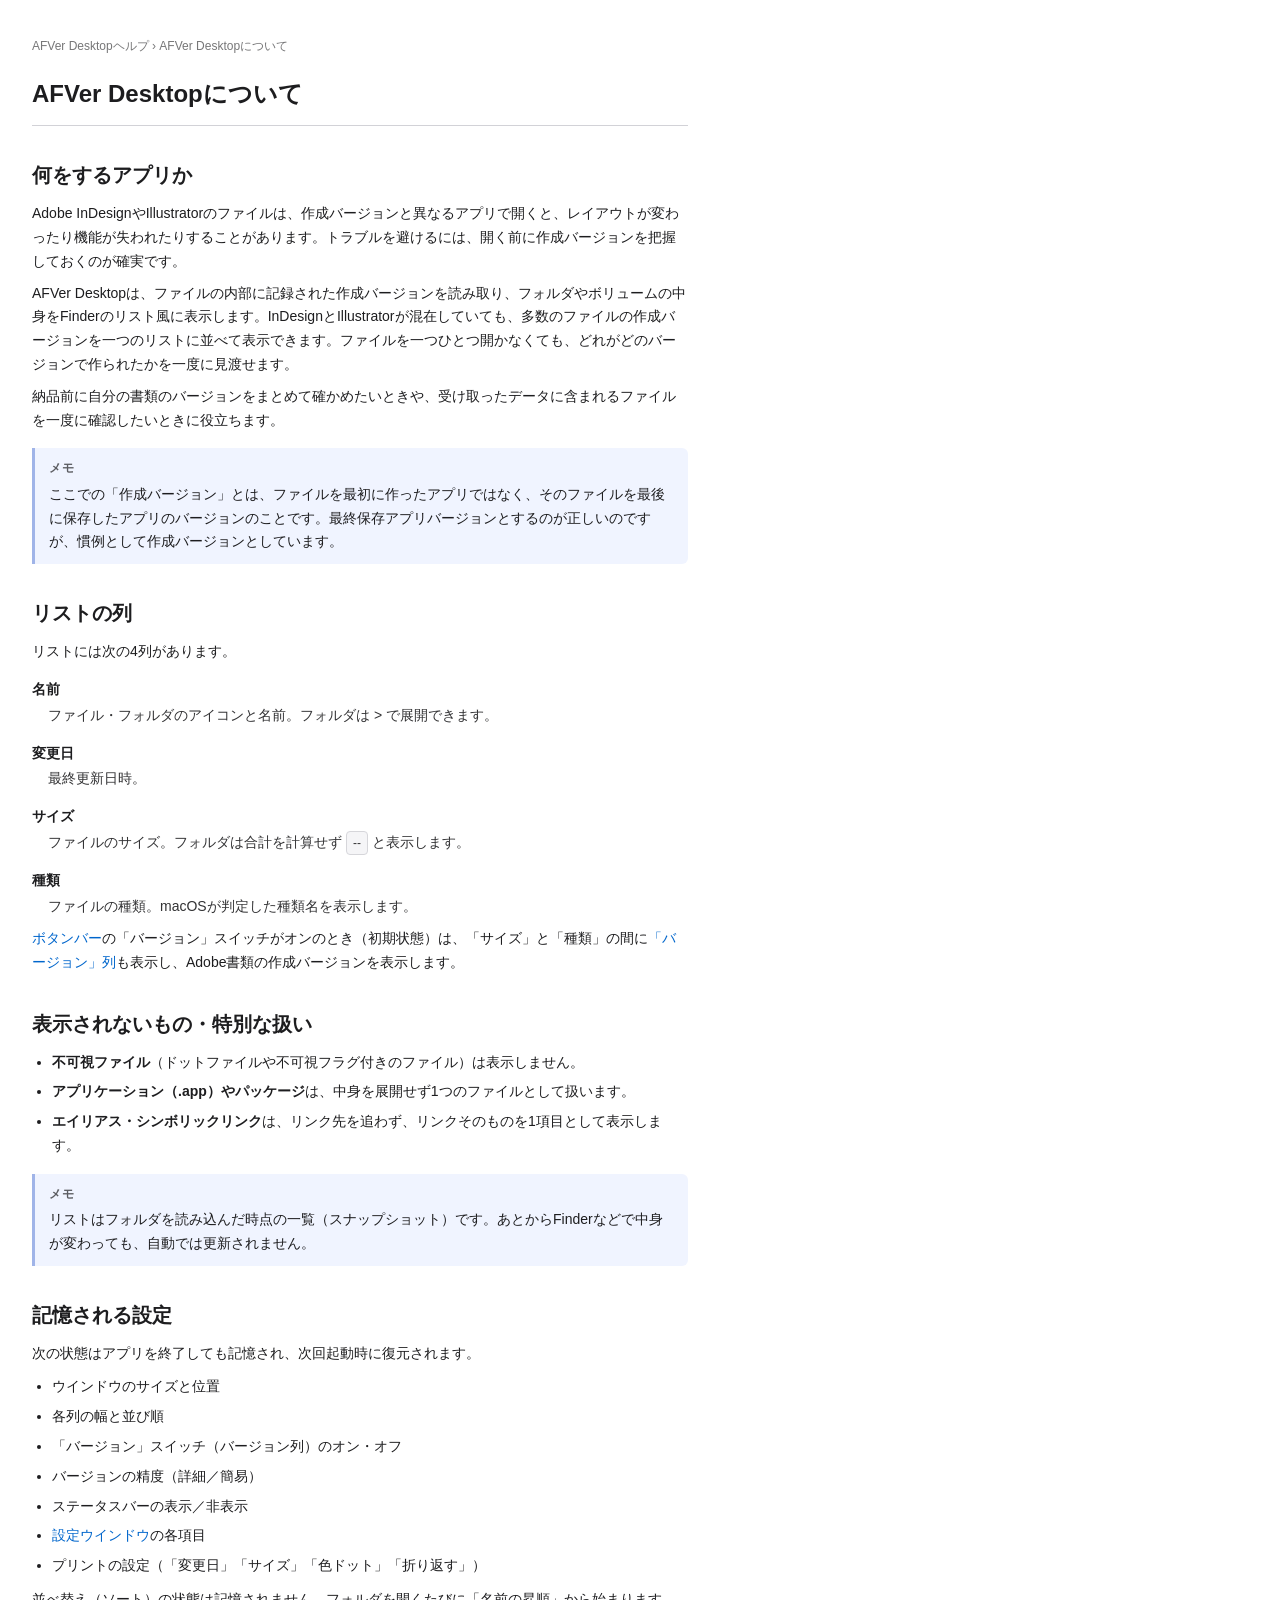
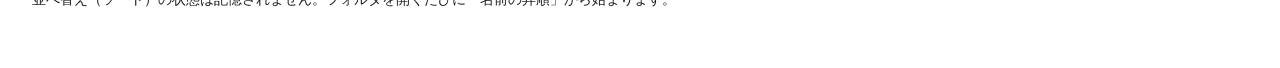
<file: Sources/AFVer Desktop/AFVer Desktop/AFVer Desktop Help.help/Contents/Resources/ja.lproj/01_overview.html>
<!DOCTYPE html>
<html lang="ja">
<head>
<meta charset="UTF-8">
<meta name="AppleTitle" content="AFVer Desktop について">
<title>AFVer Desktop について</title>
<link rel="stylesheet" href="../shared/style.css">
</head>
<body>
<p class="breadcrumb"><a href="index.html">AFVer Desktopヘルプ</a> › AFVer Desktopについて</p>
<h1>AFVer Desktopについて</h1>

<h2>何をするアプリか</h2>
<p>Adobe InDesignやIllustratorのファイルは、作成バージョンと異なるアプリで開くと、レイアウトが変わったり機能が失われたりすることがあります。トラブルを避けるには、開く前に作成バージョンを把握しておくのが確実です。</p>
<p>AFVer Desktopは、ファイルの内部に記録された作成バージョンを読み取り、フォルダやボリュームの中身をFinderのリスト風に表示します。InDesignとIllustratorが混在していても、多数のファイルの作成バージョンを一つのリストに並べて表示できます。ファイルを一つひとつ開かなくても、どれがどのバージョンで作られたかを一度に見渡せます。</p>
<p>納品前に自分の書類のバージョンをまとめて確かめたいときや、受け取ったデータに含まれるファイルを一度に確認したいときに役立ちます。</p>

<div class="note">
  <strong>メモ</strong>
  ここでの「作成バージョン」とは、ファイルを最初に作ったアプリではなく、そのファイルを最後に保存したアプリのバージョンのことです。最終保存アプリバージョンとするのが正しいのですが、慣例として作成バージョンとしています。
</div>

<h2>リストの列</h2>
<p>リストには次の4列があります。</p>
<dl>
  <dt>名前</dt>
  <dd>ファイル・フォルダのアイコンと名前。フォルダは &gt; で展開できます。</dd>

  <dt>変更日</dt>
  <dd>最終更新日時。</dd>

  <dt>サイズ</dt>
  <dd>ファイルのサイズ。フォルダは合計を計算せず <kbd>--</kbd> と表示します。</dd>

  <dt>種類</dt>
  <dd>ファイルの種類。macOSが判定した種類名を表示します。</dd>
</dl>
<p><a href="02_howto.html#button-bar">ボタンバー</a>の「バージョン」スイッチがオンのとき（初期状態）は、「サイズ」と「種類」の間に<a href="03_version.html">「バージョン」列</a>も表示し、Adobe書類の作成バージョンを表示します。</p>

<h2>表示されないもの・特別な扱い</h2>
<ul>
  <li><strong>不可視ファイル</strong>（ドットファイルや不可視フラグ付きのファイル）は表示しません。</li>
  <li><strong>アプリケーション（.app）やパッケージ</strong>は、中身を展開せず1つのファイルとして扱います。</li>
  <li><strong>エイリアス・シンボリックリンク</strong>は、リンク先を追わず、リンクそのものを1項目として表示します。</li>
</ul>

<div class="note">
  <strong>メモ</strong>
  リストはフォルダを読み込んだ時点の一覧（スナップショット）です。あとからFinderなどで中身が変わっても、自動では更新されません。
</div>

<h2>記憶される設定</h2>
<p>次の状態はアプリを終了しても記憶され、次回起動時に復元されます。</p>
<ul>
  <li>ウインドウのサイズと位置</li>
  <li>各列の幅と並び順</li>
  <li>「バージョン」スイッチ（バージョン列）のオン・オフ</li>
  <li>バージョンの精度（詳細／簡易）</li>
  <li>ステータスバーの表示／非表示</li>
  <li><a href="05_settings.html">設定ウインドウ</a>の各項目</li>
  <li>プリントの設定（「変更日」「サイズ」「色ドット」「折り返す」）</li>
</ul>
<p>並べ替え（ソート）の状態は記憶されません。フォルダを開くたびに「名前の昇順」から始まります。</p>
</body>
</html>
</file>
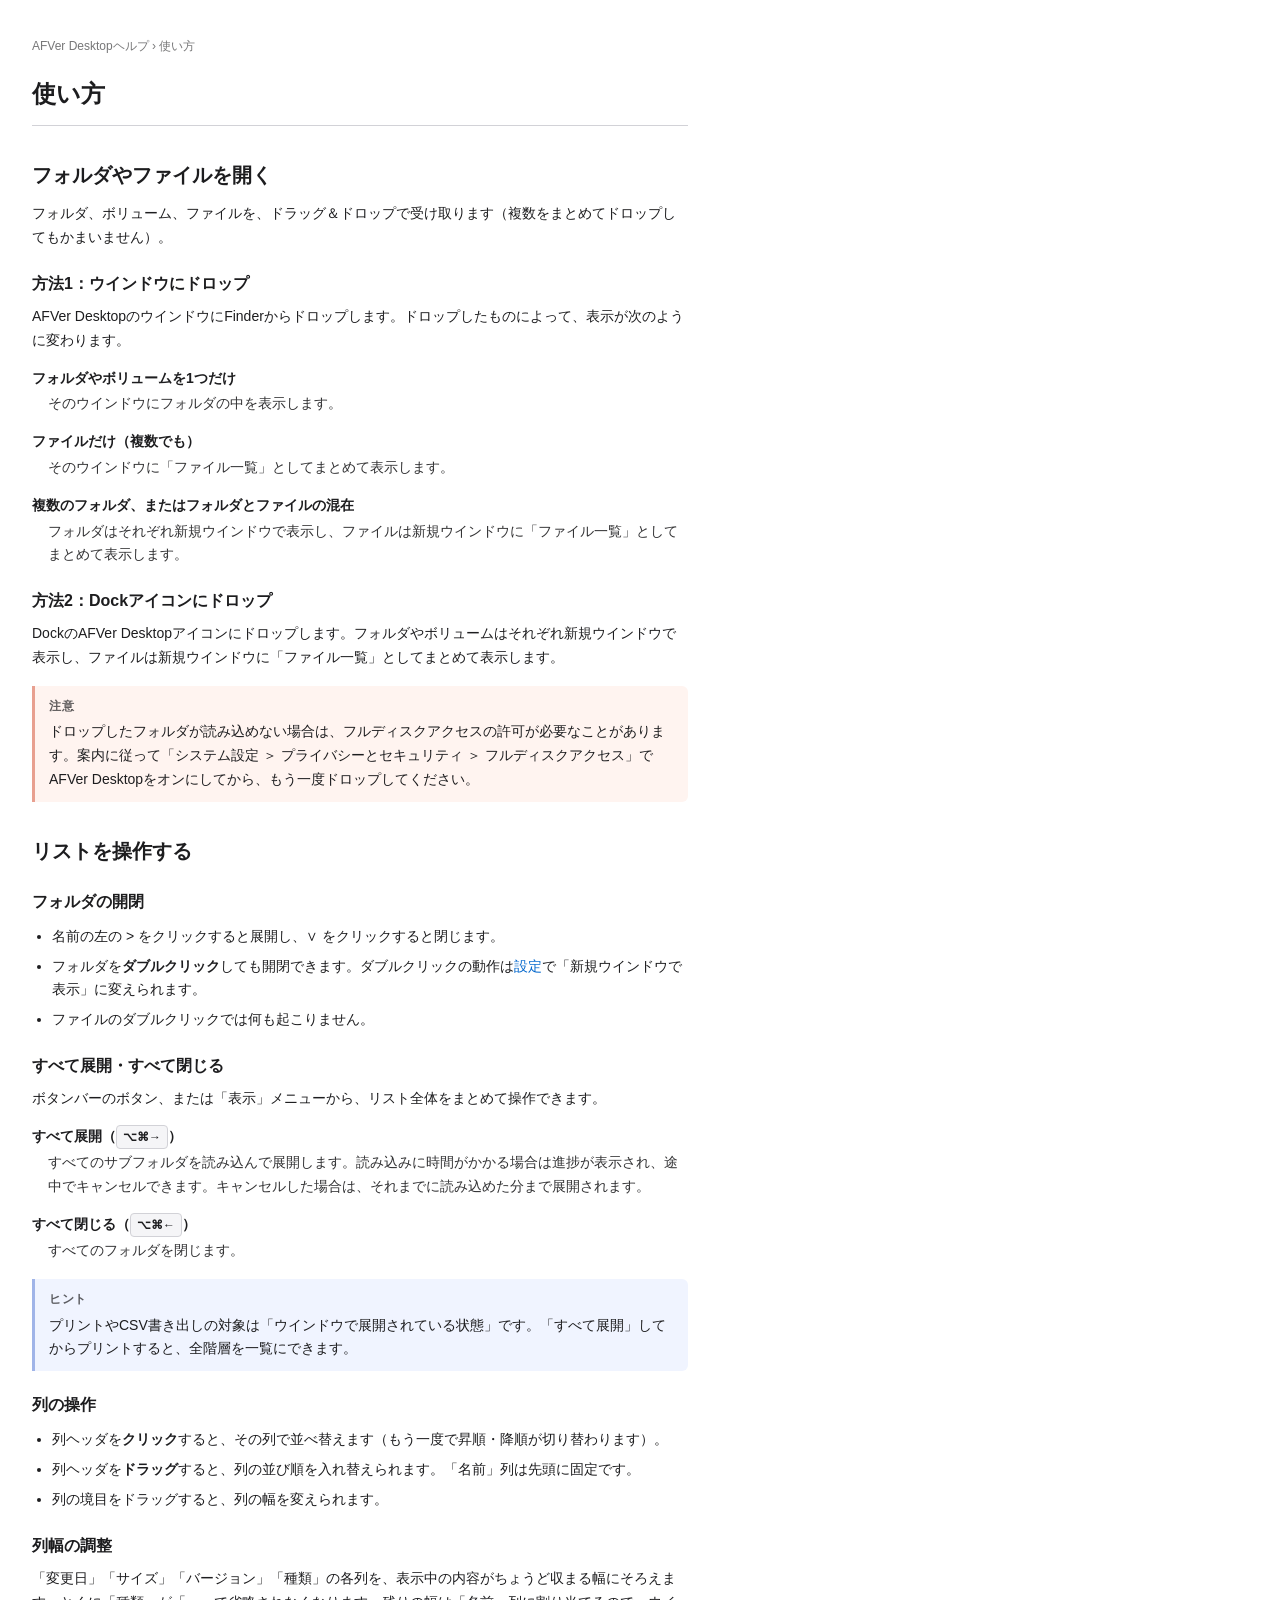
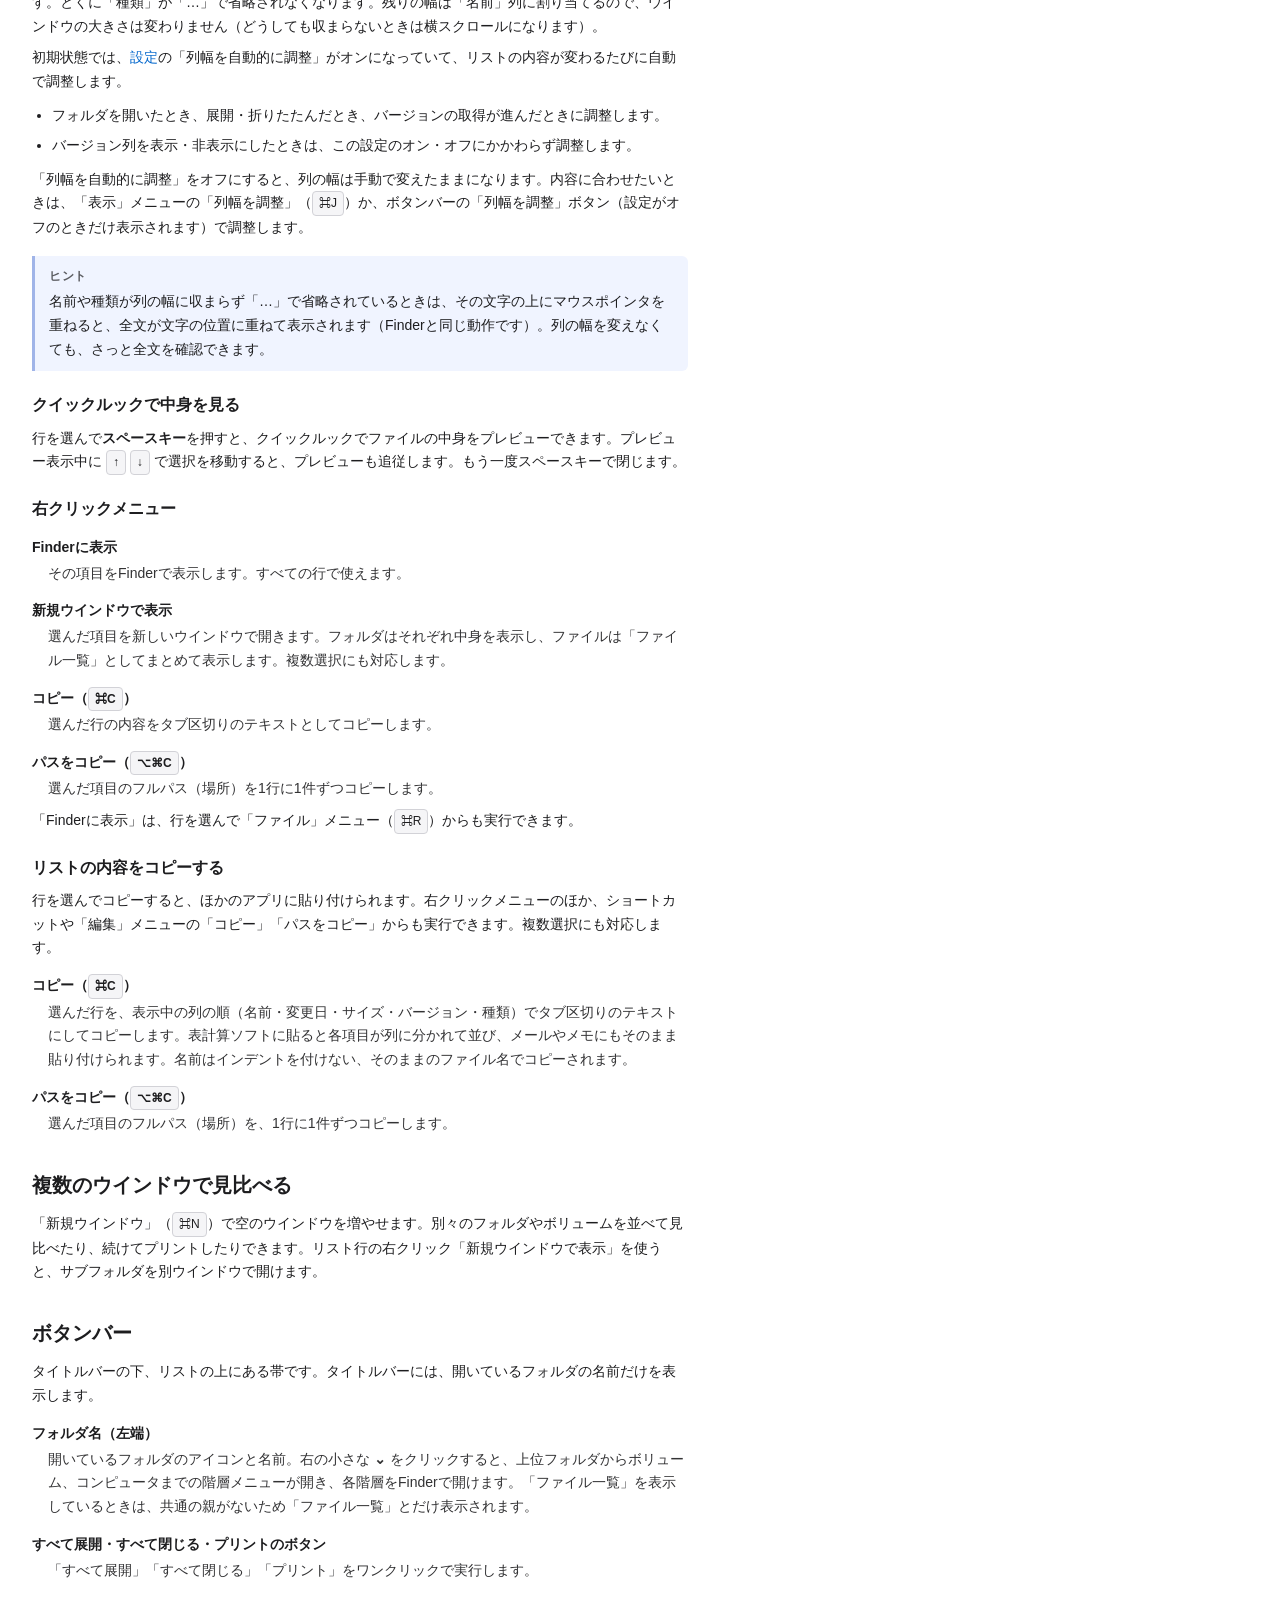
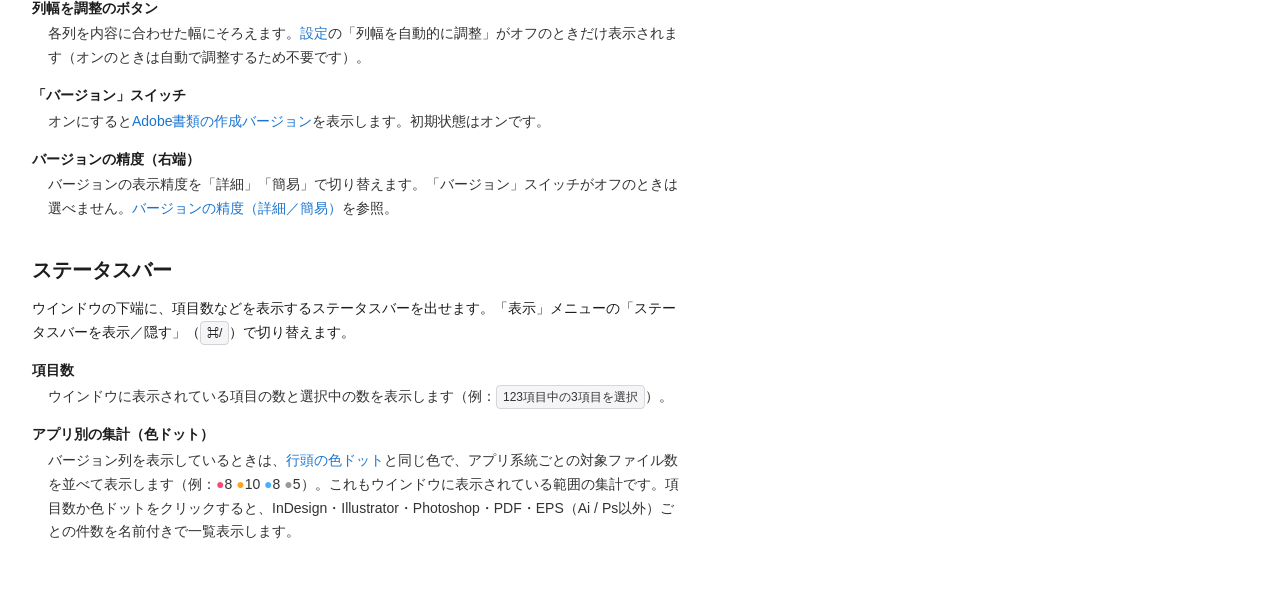
<file: Sources/AFVer Desktop/AFVer Desktop/AFVer Desktop Help.help/Contents/Resources/ja.lproj/02_howto.html>
<!DOCTYPE html>
<html lang="ja">
<head>
<meta charset="UTF-8">
<meta name="AppleTitle" content="使い方">
<title>使い方</title>
<link rel="stylesheet" href="../shared/style.css">
</head>
<body>
<p class="breadcrumb"><a href="index.html">AFVer Desktopヘルプ</a> › 使い方</p>
<h1>使い方</h1>

<h2>フォルダやファイルを開く</h2>
<p>フォルダ、ボリューム、ファイルを、ドラッグ＆ドロップで受け取ります（複数をまとめてドロップしてもかまいません）。</p>

<h3>方法1：ウインドウにドロップ</h3>
<p>AFVer DesktopのウインドウにFinderからドロップします。ドロップしたものによって、表示が次のように変わります。</p>
<dl>
  <dt>フォルダやボリュームを1つだけ</dt>
  <dd>そのウインドウにフォルダの中を表示します。</dd>

  <dt>ファイルだけ（複数でも）</dt>
  <dd>そのウインドウに「ファイル一覧」としてまとめて表示します。</dd>

  <dt>複数のフォルダ、またはフォルダとファイルの混在</dt>
  <dd>フォルダはそれぞれ新規ウインドウで表示し、ファイルは新規ウインドウに「ファイル一覧」としてまとめて表示します。</dd>
</dl>

<h3>方法2：Dockアイコンにドロップ</h3>
<p>DockのAFVer Desktopアイコンにドロップします。フォルダやボリュームはそれぞれ新規ウインドウで表示し、ファイルは新規ウインドウに「ファイル一覧」としてまとめて表示します。</p>

<div class="warning">
  <strong>注意</strong>
  ドロップしたフォルダが読み込めない場合は、フルディスクアクセスの許可が必要なことがあります。案内に従って「システム設定 ＞ プライバシーとセキュリティ ＞ フルディスクアクセス」でAFVer Desktopをオンにしてから、もう一度ドロップしてください。
</div>

<h2>リストを操作する</h2>

<h3>フォルダの開閉</h3>
<ul>
  <li>名前の左の &gt; をクリックすると展開し、∨ をクリックすると閉じます。</li>
  <li>フォルダを<strong>ダブルクリック</strong>しても開閉できます。ダブルクリックの動作は<a href="05_settings.html">設定</a>で「新規ウインドウで表示」に変えられます。</li>
  <li>ファイルのダブルクリックでは何も起こりません。</li>
</ul>

<h3>すべて展開・すべて閉じる</h3>
<p>ボタンバーのボタン、または「表示」メニューから、リスト全体をまとめて操作できます。</p>
<dl>
  <dt>すべて展開（<kbd>⌥⌘→</kbd>）</dt>
  <dd>すべてのサブフォルダを読み込んで展開します。読み込みに時間がかかる場合は進捗が表示され、途中でキャンセルできます。キャンセルした場合は、それまでに読み込めた分まで展開されます。</dd>

  <dt>すべて閉じる（<kbd>⌥⌘←</kbd>）</dt>
  <dd>すべてのフォルダを閉じます。</dd>
</dl>

<div class="note">
  <strong>ヒント</strong>
  プリントやCSV書き出しの対象は「ウインドウで展開されている状態」です。「すべて展開」してからプリントすると、全階層を一覧にできます。
</div>

<h3>列の操作</h3>
<ul>
  <li>列ヘッダを<strong>クリック</strong>すると、その列で並べ替えます（もう一度で昇順・降順が切り替わります）。</li>
  <li>列ヘッダを<strong>ドラッグ</strong>すると、列の並び順を入れ替えられます。「名前」列は先頭に固定です。</li>
  <li>列の境目をドラッグすると、列の幅を変えられます。</li>
</ul>

<h3 id="column-widths">列幅の調整</h3>
<p>「変更日」「サイズ」「バージョン」「種類」の各列を、表示中の内容がちょうど収まる幅にそろえます。とくに「種類」が「…」で省略されなくなります。残りの幅は「名前」列に割り当てるので、ウインドウの大きさは変わりません（どうしても収まらないときは横スクロールになります）。</p>
<p>初期状態では、<a href="05_settings.html#auto-adjust">設定</a>の「列幅を自動的に調整」がオンになっていて、リストの内容が変わるたびに自動で調整します。</p>
<ul>
  <li>フォルダを開いたとき、展開・折りたたんだとき、バージョンの取得が進んだときに調整します。</li>
  <li>バージョン列を表示・非表示にしたときは、この設定のオン・オフにかかわらず調整します。</li>
</ul>
<p>「列幅を自動的に調整」をオフにすると、列の幅は手動で変えたままになります。内容に合わせたいときは、「表示」メニューの「列幅を調整」（<kbd>⌘J</kbd>）か、ボタンバーの「列幅を調整」ボタン（設定がオフのときだけ表示されます）で調整します。</p>

<div class="note">
  <strong>ヒント</strong>
  名前や種類が列の幅に収まらず「…」で省略されているときは、その文字の上にマウスポインタを重ねると、全文が文字の位置に重ねて表示されます（Finderと同じ動作です）。列の幅を変えなくても、さっと全文を確認できます。
</div>

<h3>クイックルックで中身を見る</h3>
<p>行を選んで<strong>スペースキー</strong>を押すと、クイックルックでファイルの中身をプレビューできます。プレビュー表示中に <kbd>↑</kbd> <kbd>↓</kbd> で選択を移動すると、プレビューも追従します。もう一度スペースキーで閉じます。</p>

<h3>右クリックメニュー</h3>
<dl>
  <dt>Finderに表示</dt>
  <dd>その項目をFinderで表示します。すべての行で使えます。</dd>

  <dt>新規ウインドウで表示</dt>
  <dd>選んだ項目を新しいウインドウで開きます。フォルダはそれぞれ中身を表示し、ファイルは「ファイル一覧」としてまとめて表示します。複数選択にも対応します。</dd>

  <dt>コピー（<kbd>⌘C</kbd>）</dt>
  <dd>選んだ行の内容をタブ区切りのテキストとしてコピーします。</dd>

  <dt>パスをコピー（<kbd>⌥⌘C</kbd>）</dt>
  <dd>選んだ項目のフルパス（場所）を1行に1件ずつコピーします。</dd>
</dl>
<p>「Finderに表示」は、行を選んで「ファイル」メニュー（<kbd>⌘R</kbd>）からも実行できます。</p>

<h3>リストの内容をコピーする</h3>
<p>行を選んでコピーすると、ほかのアプリに貼り付けられます。右クリックメニューのほか、ショートカットや「編集」メニューの「コピー」「パスをコピー」からも実行できます。複数選択にも対応します。</p>
<dl>
  <dt>コピー（<kbd>⌘C</kbd>）</dt>
  <dd>選んだ行を、表示中の列の順（名前・変更日・サイズ・バージョン・種類）でタブ区切りのテキストにしてコピーします。表計算ソフトに貼ると各項目が列に分かれて並び、メールやメモにもそのまま貼り付けられます。名前はインデントを付けない、そのままのファイル名でコピーされます。</dd>

  <dt>パスをコピー（<kbd>⌥⌘C</kbd>）</dt>
  <dd>選んだ項目のフルパス（場所）を、1行に1件ずつコピーします。</dd>
</dl>

<h2>複数のウインドウで見比べる</h2>
<p>「新規ウインドウ」（<kbd>⌘N</kbd>）で空のウインドウを増やせます。別々のフォルダやボリュームを並べて見比べたり、続けてプリントしたりできます。リスト行の右クリック「新規ウインドウで表示」を使うと、サブフォルダを別ウインドウで開けます。</p>

<h2 id="button-bar">ボタンバー</h2>
<p>タイトルバーの下、リストの上にある帯です。タイトルバーには、開いているフォルダの名前だけを表示します。</p>
<dl>
  <dt>フォルダ名（左端）</dt>
  <dd>開いているフォルダのアイコンと名前。右の小さな <strong>⌄</strong> をクリックすると、上位フォルダからボリューム、コンピュータまでの階層メニューが開き、各階層をFinderで開けます。「ファイル一覧」を表示しているときは、共通の親がないため「ファイル一覧」とだけ表示されます。</dd>

  <dt>すべて展開・すべて閉じる・プリントのボタン</dt>
  <dd>「すべて展開」「すべて閉じる」「プリント」をワンクリックで実行します。</dd>

  <dt>列幅を調整のボタン</dt>
  <dd>各列を内容に合わせた幅にそろえます。<a href="05_settings.html#auto-adjust">設定</a>の「列幅を自動的に調整」がオフのときだけ表示されます（オンのときは自動で調整するため不要です）。</dd>

  <dt>「バージョン」スイッチ</dt>
  <dd>オンにすると<a href="03_version.html">Adobe書類の作成バージョン</a>を表示します。初期状態はオンです。</dd>

  <dt>バージョンの精度（右端）</dt>
  <dd>バージョンの表示精度を「詳細」「簡易」で切り替えます。「バージョン」スイッチがオフのときは選べません。<a href="03_version.html#detail">バージョンの精度（詳細／簡易）</a>を参照。</dd>
</dl>

<h2>ステータスバー</h2>
<p>ウインドウの下端に、項目数などを表示するステータスバーを出せます。「表示」メニューの「ステータスバーを表示／隠す」（<kbd>⌘/</kbd>）で切り替えます。</p>
<dl>
  <dt>項目数</dt>
  <dd>ウインドウに表示されている項目の数と選択中の数を表示します（例：<kbd>123項目中の3項目を選択</kbd>）。</dd>

  <dt>アプリ別の集計（色ドット）</dt>
  <dd>バージョン列を表示しているときは、<a href="03_version.html#dots">行頭の色ドット</a>と同じ色で、アプリ系統ごとの対象ファイル数を並べて表示します（例：<b style="color:#FF3366">●</b>8 <b style="color:#FF9A00">●</b>10 <b style="color:#31A8FF">●</b>8 <b style="color:#8E8E93">●</b>5）。これもウインドウに表示されている範囲の集計です。項目数か色ドットをクリックすると、InDesign・Illustrator・Photoshop・PDF・EPS（Ai / Ps以外）ごとの件数を名前付きで一覧表示します。</dd>
</dl>
</body>
</html>
</file>
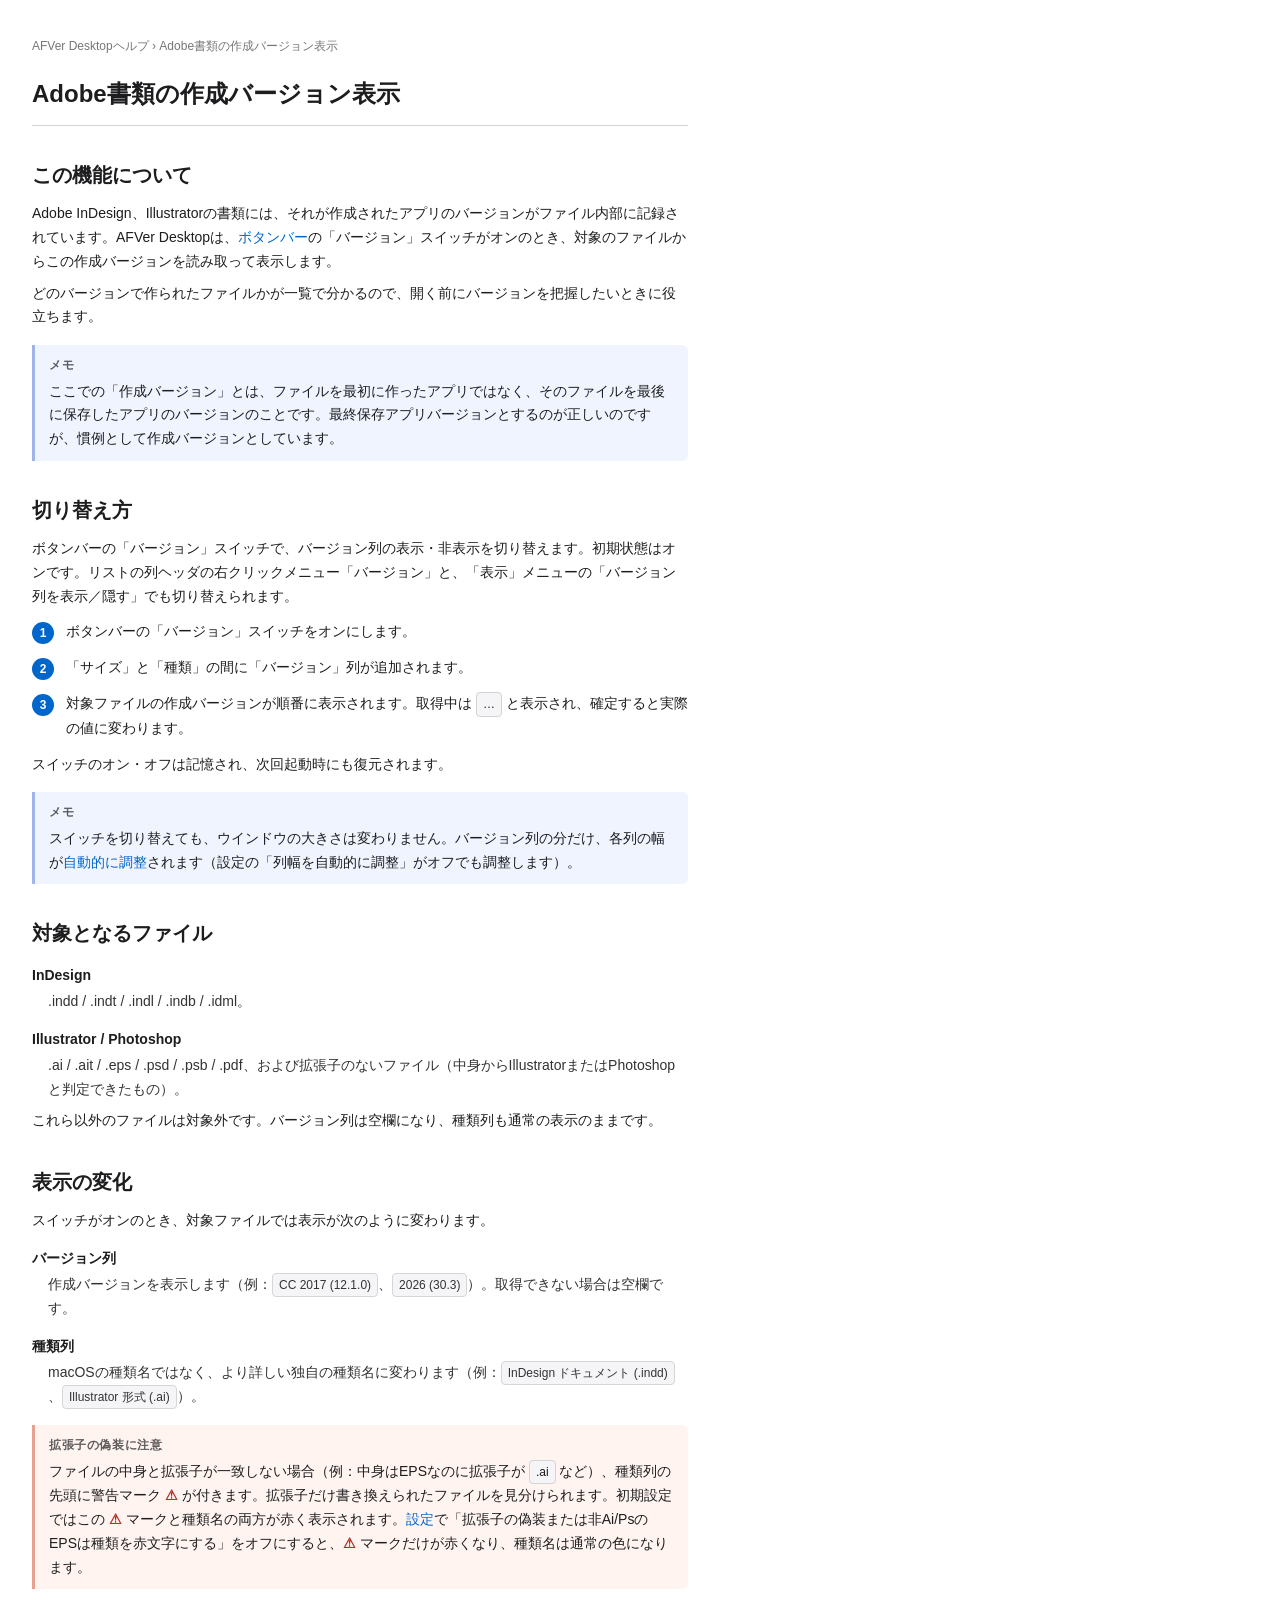
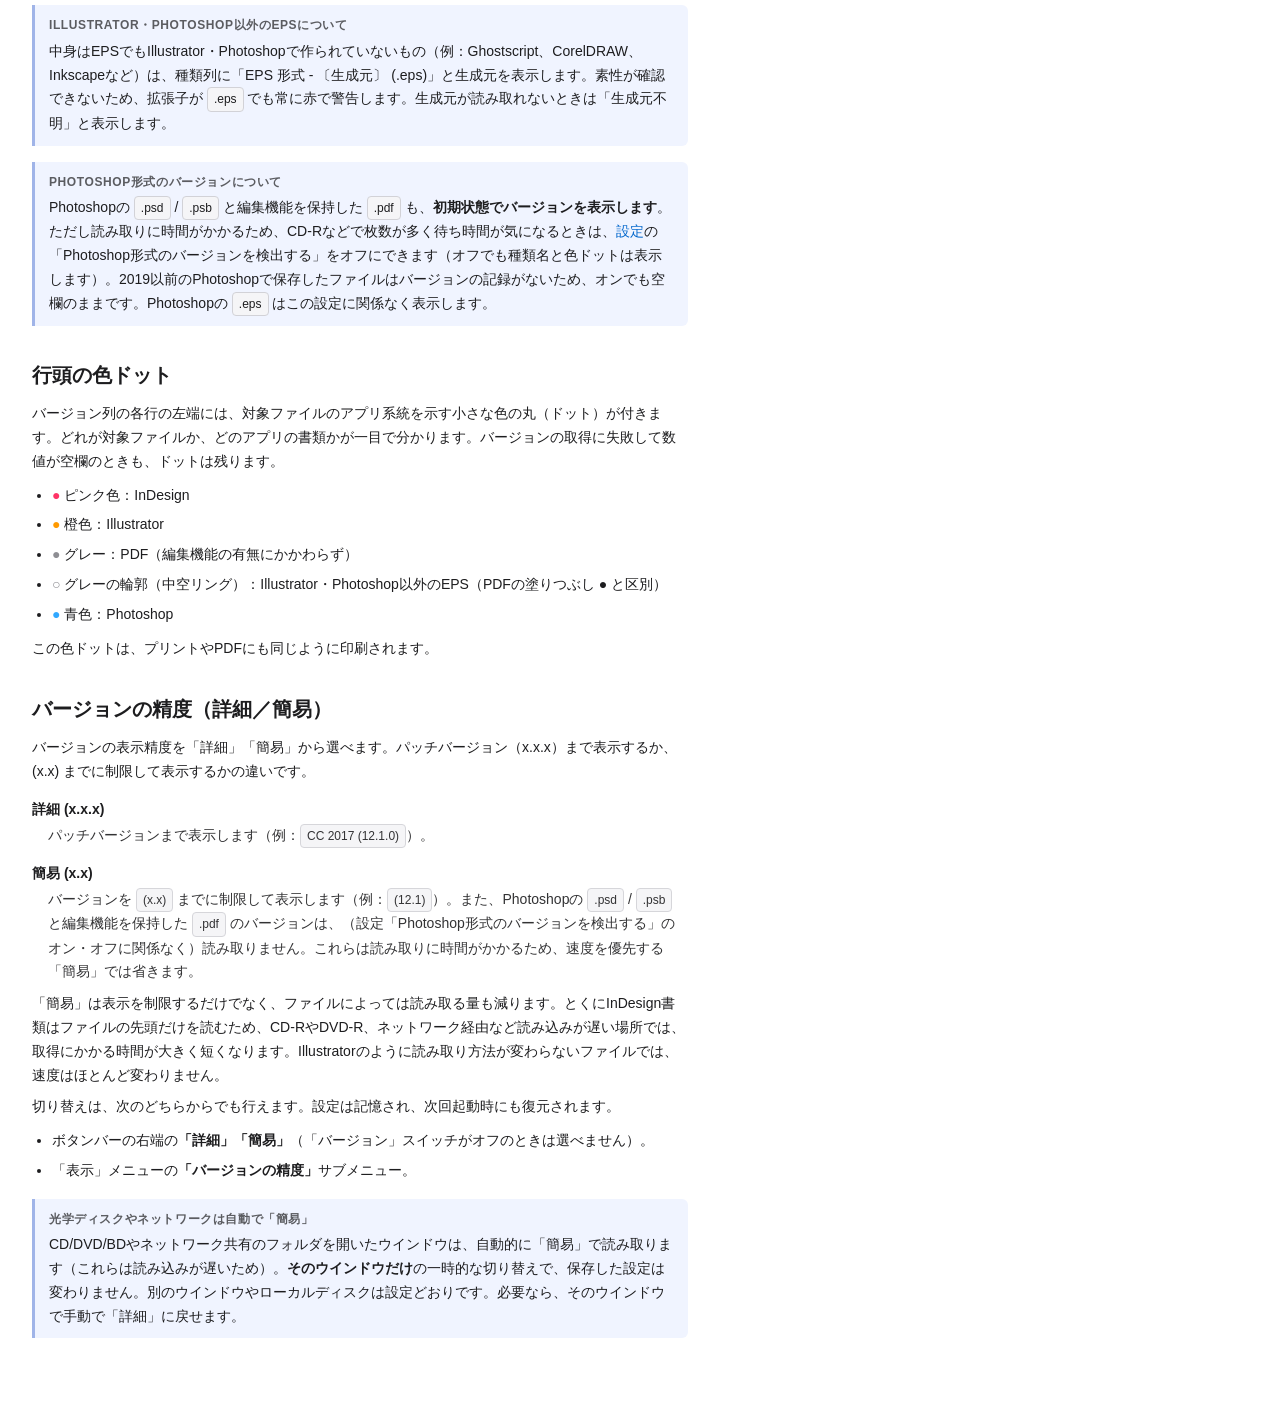
<file: Sources/AFVer Desktop/AFVer Desktop/AFVer Desktop Help.help/Contents/Resources/ja.lproj/03_version.html>
<!DOCTYPE html>
<html lang="ja">
<head>
<meta charset="UTF-8">
<meta name="AppleTitle" content="Adobe 書類の作成バージョン表示">
<title>Adobe 書類の作成バージョン表示</title>
<link rel="stylesheet" href="../shared/style.css">
</head>
<body>
<p class="breadcrumb"><a href="index.html">AFVer Desktopヘルプ</a> › Adobe書類の作成バージョン表示</p>
<h1>Adobe書類の作成バージョン表示</h1>

<h2>この機能について</h2>
<p>Adobe InDesign、Illustratorの書類には、それが作成されたアプリのバージョンがファイル内部に記録されています。AFVer Desktopは、<a href="02_howto.html#button-bar">ボタンバー</a>の「バージョン」スイッチがオンのとき、対象のファイルからこの作成バージョンを読み取って表示します。</p>
<p>どのバージョンで作られたファイルかが一覧で分かるので、開く前にバージョンを把握したいときに役立ちます。</p>

<div class="note">
  <strong>メモ</strong>
  ここでの「作成バージョン」とは、ファイルを最初に作ったアプリではなく、そのファイルを最後に保存したアプリのバージョンのことです。最終保存アプリバージョンとするのが正しいのですが、慣例として作成バージョンとしています。
</div>

<h2>切り替え方</h2>
<p>ボタンバーの「バージョン」スイッチで、バージョン列の表示・非表示を切り替えます。初期状態はオンです。リストの列ヘッダの右クリックメニュー「バージョン」と、「表示」メニューの「バージョン列を表示／隠す」でも切り替えられます。</p>
<ol class="steps">
  <li>ボタンバーの「バージョン」スイッチをオンにします。</li>
  <li>「サイズ」と「種類」の間に「バージョン」列が追加されます。</li>
  <li>対象ファイルの作成バージョンが順番に表示されます。取得中は <kbd>…</kbd> と表示され、確定すると実際の値に変わります。</li>
</ol>
<p>スイッチのオン・オフは記憶され、次回起動時にも復元されます。</p>

<div class="note">
  <strong>メモ</strong>
  スイッチを切り替えても、ウインドウの大きさは変わりません。バージョン列の分だけ、各列の幅が<a href="02_howto.html#column-widths">自動的に調整</a>されます（設定の「列幅を自動的に調整」がオフでも調整します）。
</div>

<h2>対象となるファイル</h2>
<dl>
  <dt>InDesign</dt>
  <dd>.indd / .indt / .indl / .indb / .idml。</dd>

  <dt>Illustrator / Photoshop</dt>
  <dd>.ai / .ait / .eps / .psd / .psb / .pdf、および拡張子のないファイル（中身からIllustratorまたはPhotoshopと判定できたもの）。</dd>
</dl>
<p>これら以外のファイルは対象外です。バージョン列は空欄になり、種類列も通常の表示のままです。</p>

<h2>表示の変化</h2>
<p>スイッチがオンのとき、対象ファイルでは表示が次のように変わります。</p>
<dl>
  <dt>バージョン列</dt>
  <dd>作成バージョンを表示します（例：<kbd>CC 2017 (12.1.0)</kbd>、<kbd>2026 (30.3)</kbd>）。取得できない場合は空欄です。</dd>

  <dt>種類列</dt>
  <dd>macOSの種類名ではなく、より詳しい独自の種類名に変わります（例：<kbd>InDesign ドキュメント (.indd)</kbd>、<kbd>Illustrator 形式 (.ai)</kbd>）。</dd>
</dl>

<div class="warning">
  <strong>拡張子の偽装に注意</strong>
  ファイルの中身と拡張子が一致しない場合（例：中身はEPSなのに拡張子が <kbd>.ai</kbd> など）、種類列の先頭に警告マーク <b style="color:#B22A22">⚠</b> が付きます。拡張子だけ書き換えられたファイルを見分けられます。初期設定ではこの <b style="color:#B22A22">⚠</b> マークと種類名の両方が赤く表示されます。<a href="05_settings.html#red-kind">設定</a>で「拡張子の偽装または非Ai/PsのEPSは種類を赤文字にする」をオフにすると、<b style="color:#B22A22">⚠</b> マークだけが赤くなり、種類名は通常の色になります。
</div>

<div class="note">
  <strong>Illustrator・Photoshop以外のEPSについて</strong>
  中身はEPSでもIllustrator・Photoshopで作られていないもの（例：Ghostscript、CorelDRAW、Inkscapeなど）は、種類列に「EPS 形式 - 〔生成元〕 (.eps)」と生成元を表示します。素性が確認できないため、拡張子が <kbd>.eps</kbd> でも常に赤で警告します。生成元が読み取れないときは「生成元不明」と表示します。
</div>

<div class="note">
  <strong>Photoshop形式のバージョンについて</strong>
  Photoshopの <kbd>.psd</kbd> / <kbd>.psb</kbd> と編集機能を保持した <kbd>.pdf</kbd> も、<b>初期状態でバージョンを表示します</b>。ただし読み取りに時間がかかるため、CD-Rなどで枚数が多く待ち時間が気になるときは、<a href="05_settings.html#photoshop">設定</a>の「Photoshop形式のバージョンを検出する」をオフにできます（オフでも種類名と色ドットは表示します）。2019以前のPhotoshopで保存したファイルはバージョンの記録がないため、オンでも空欄のままです。Photoshopの <kbd>.eps</kbd> はこの設定に関係なく表示します。
</div>

<h2 id="dots">行頭の色ドット</h2>
<p>バージョン列の各行の左端には、対象ファイルのアプリ系統を示す小さな色の丸（ドット）が付きます。どれが対象ファイルか、どのアプリの書類かが一目で分かります。バージョンの取得に失敗して数値が空欄のときも、ドットは残ります。</p>
<ul>
  <li><b style="color:#FF3366">●</b> ピンク色：InDesign</li>
  <li><b style="color:#FF9A00">●</b> 橙色：Illustrator</li>
  <li><b style="color:#8E8E93">●</b> グレー：PDF（編集機能の有無にかかわらず）</li>
  <li><b style="color:#8E8E93">○</b> グレーの輪郭（中空リング）：Illustrator・Photoshop以外のEPS（PDFの塗りつぶし ● と区別）</li>
  <li><b style="color:#31A8FF">●</b> 青色：Photoshop</li>
</ul>
<p>この色ドットは、プリントやPDFにも同じように印刷されます。</p>

<h2 id="detail">バージョンの精度（詳細／簡易）</h2>
<p>バージョンの表示精度を「詳細」「簡易」から選べます。パッチバージョン（x.x.x）まで表示するか、(x.x) までに制限して表示するかの違いです。</p>
<dl>
  <dt>詳細 (x.x.x)</dt>
  <dd>パッチバージョンまで表示します（例：<kbd>CC 2017 (12.1.0)</kbd>）。</dd>

  <dt>簡易 (x.x)</dt>
  <dd>バージョンを <kbd>(x.x)</kbd> までに制限して表示します（例：<kbd>(12.1)</kbd>）。また、Photoshopの <kbd>.psd</kbd> / <kbd>.psb</kbd> と編集機能を保持した <kbd>.pdf</kbd> のバージョンは、（設定「Photoshop形式のバージョンを検出する」のオン・オフに関係なく）読み取りません。これらは読み取りに時間がかかるため、速度を優先する「簡易」では省きます。</dd>
</dl>
<p>「簡易」は表示を制限するだけでなく、ファイルによっては読み取る量も減ります。とくにInDesign書類はファイルの先頭だけを読むため、CD-RやDVD-R、ネットワーク経由など読み込みが遅い場所では、取得にかかる時間が大きく短くなります。Illustratorのように読み取り方法が変わらないファイルでは、速度はほとんど変わりません。</p>
<p>切り替えは、次のどちらからでも行えます。設定は記憶され、次回起動時にも復元されます。</p>
<ul>
  <li>ボタンバーの右端の<strong>「詳細」「簡易」</strong>（「バージョン」スイッチがオフのときは選べません）。</li>
  <li>「表示」メニューの<strong>「バージョンの精度」</strong>サブメニュー。</li>
</ul>

<div class="note">
  <strong>光学ディスクやネットワークは自動で「簡易」</strong>
  CD/DVD/BDやネットワーク共有のフォルダを開いたウインドウは、自動的に「簡易」で読み取ります（これらは読み込みが遅いため）。<b>そのウインドウだけ</b>の一時的な切り替えで、保存した設定は変わりません。別のウインドウやローカルディスクは設定どおりです。必要なら、そのウインドウで手動で「詳細」に戻せます。
</div>
</body>
</html>
</file>
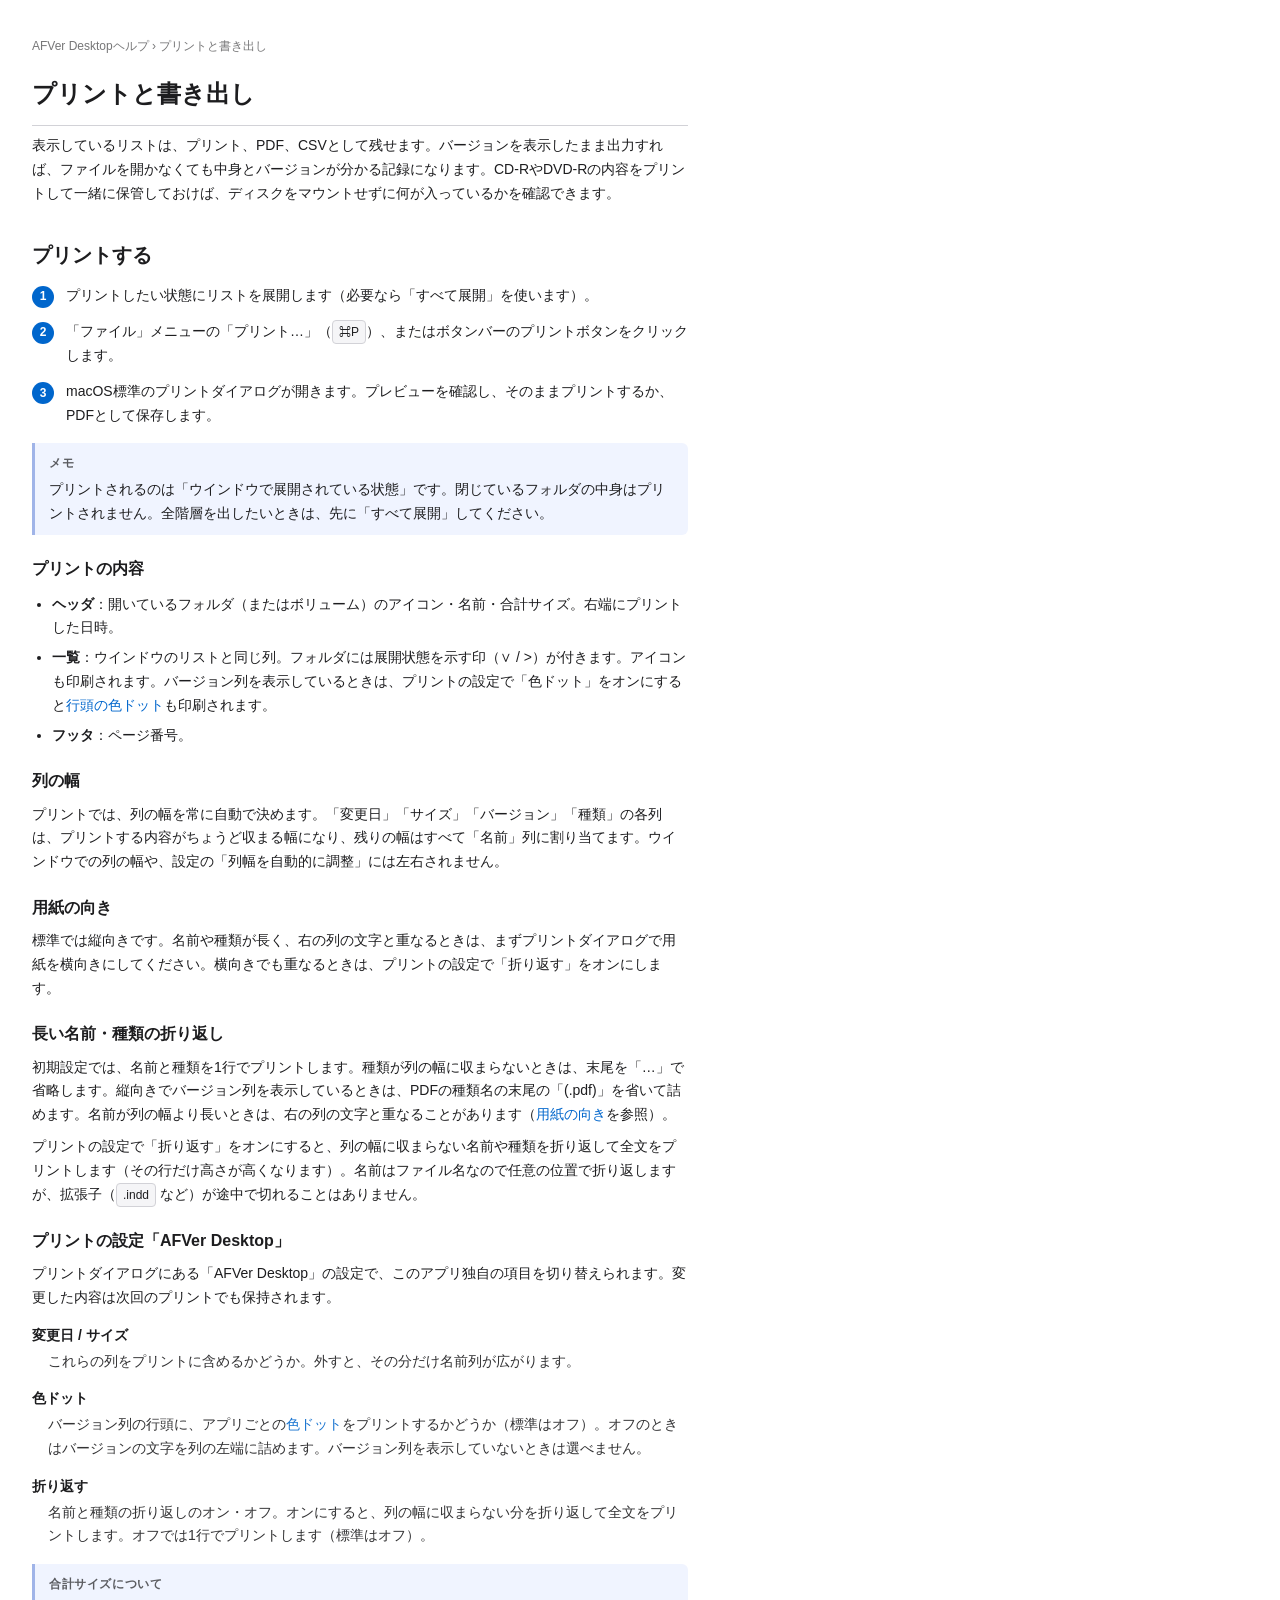
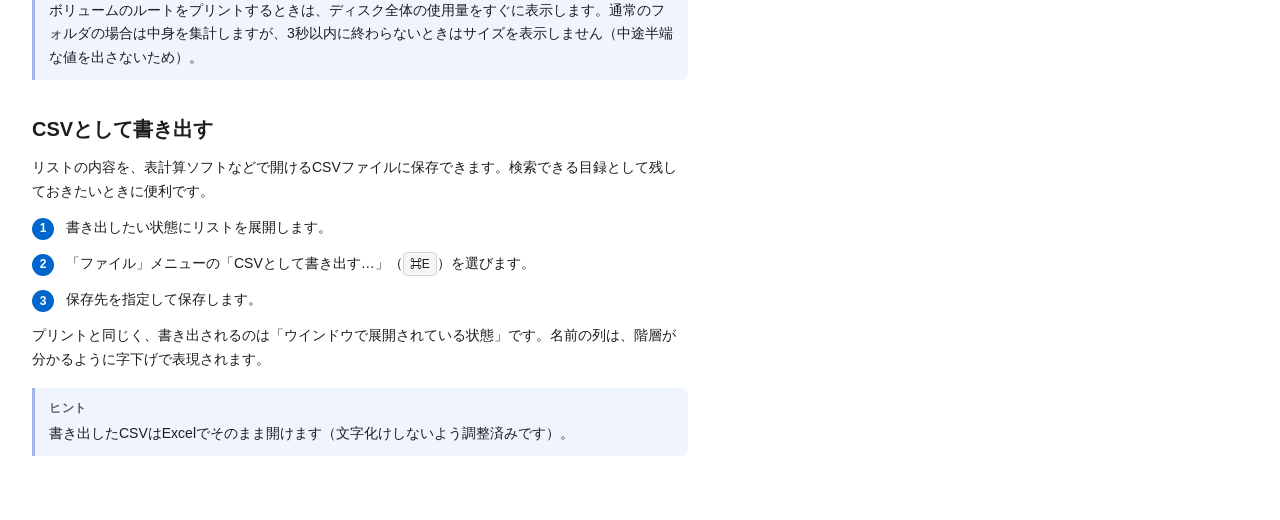
<file: Sources/AFVer Desktop/AFVer Desktop/AFVer Desktop Help.help/Contents/Resources/ja.lproj/04_print.html>
<!DOCTYPE html>
<html lang="ja">
<head>
<meta charset="UTF-8">
<meta name="AppleTitle" content="プリントと書き出し">
<title>プリントと書き出し</title>
<link rel="stylesheet" href="../shared/style.css">
</head>
<body>
<p class="breadcrumb"><a href="index.html">AFVer Desktopヘルプ</a> › プリントと書き出し</p>
<h1>プリントと書き出し</h1>
<p>表示しているリストは、プリント、PDF、CSVとして残せます。バージョンを表示したまま出力すれば、ファイルを開かなくても中身とバージョンが分かる記録になります。CD-RやDVD-Rの内容をプリントして一緒に保管しておけば、ディスクをマウントせずに何が入っているかを確認できます。</p>

<h2>プリントする</h2>
<ol class="steps">
  <li>プリントしたい状態にリストを展開します（必要なら「すべて展開」を使います）。</li>
  <li>「ファイル」メニューの「プリント…」（<kbd>⌘P</kbd>）、またはボタンバーのプリントボタンをクリックします。</li>
  <li>macOS標準のプリントダイアログが開きます。プレビューを確認し、そのままプリントするか、PDFとして保存します。</li>
</ol>

<div class="note">
  <strong>メモ</strong>
  プリントされるのは「ウインドウで展開されている状態」です。閉じているフォルダの中身はプリントされません。全階層を出したいときは、先に「すべて展開」してください。
</div>

<h3>プリントの内容</h3>
<ul>
  <li><strong>ヘッダ</strong>：開いているフォルダ（またはボリューム）のアイコン・名前・合計サイズ。右端にプリントした日時。</li>
  <li><strong>一覧</strong>：ウインドウのリストと同じ列。フォルダには展開状態を示す印（∨ / &gt;）が付きます。アイコンも印刷されます。バージョン列を表示しているときは、プリントの設定で「色ドット」をオンにすると<a href="03_version.html#dots">行頭の色ドット</a>も印刷されます。</li>
  <li><strong>フッタ</strong>：ページ番号。</li>
</ul>

<h3>列の幅</h3>
<p>プリントでは、列の幅を常に自動で決めます。「変更日」「サイズ」「バージョン」「種類」の各列は、プリントする内容がちょうど収まる幅になり、残りの幅はすべて「名前」列に割り当てます。ウインドウでの列の幅や、設定の「列幅を自動的に調整」には左右されません。</p>

<h3 id="orientation">用紙の向き</h3>
<p>標準では縦向きです。名前や種類が長く、右の列の文字と重なるときは、まずプリントダイアログで用紙を横向きにしてください。横向きでも重なるときは、プリントの設定で「折り返す」をオンにします。</p>

<h3>長い名前・種類の折り返し</h3>
<p>初期設定では、名前と種類を1行でプリントします。種類が列の幅に収まらないときは、末尾を「…」で省略します。縦向きでバージョン列を表示しているときは、PDFの種類名の末尾の「(.pdf)」を省いて詰めます。名前が列の幅より長いときは、右の列の文字と重なることがあります（<a href="#orientation">用紙の向き</a>を参照）。</p>
<p>プリントの設定で「折り返す」をオンにすると、列の幅に収まらない名前や種類を折り返して全文をプリントします（その行だけ高さが高くなります）。名前はファイル名なので任意の位置で折り返しますが、拡張子（<kbd>.indd</kbd> など）が途中で切れることはありません。</p>

<h3>プリントの設定「AFVer Desktop」</h3>
<p>プリントダイアログにある「AFVer Desktop」の設定で、このアプリ独自の項目を切り替えられます。変更した内容は次回のプリントでも保持されます。</p>
<dl>
  <dt>変更日 / サイズ</dt>
  <dd>これらの列をプリントに含めるかどうか。外すと、その分だけ名前列が広がります。</dd>

  <dt>色ドット</dt>
  <dd>バージョン列の行頭に、アプリごとの<a href="03_version.html#dots">色ドット</a>をプリントするかどうか（標準はオフ）。オフのときはバージョンの文字を列の左端に詰めます。バージョン列を表示していないときは選べません。</dd>

  <dt>折り返す</dt>
  <dd>名前と種類の折り返しのオン・オフ。オンにすると、列の幅に収まらない分を折り返して全文をプリントします。オフでは1行でプリントします（標準はオフ）。</dd>
</dl>

<div class="note">
  <strong>合計サイズについて</strong>
  ボリュームのルートをプリントするときは、ディスク全体の使用量をすぐに表示します。通常のフォルダの場合は中身を集計しますが、3秒以内に終わらないときはサイズを表示しません（中途半端な値を出さないため）。
</div>

<h2>CSVとして書き出す</h2>
<p>リストの内容を、表計算ソフトなどで開けるCSVファイルに保存できます。検索できる目録として残しておきたいときに便利です。</p>
<ol class="steps">
  <li>書き出したい状態にリストを展開します。</li>
  <li>「ファイル」メニューの「CSVとして書き出す…」（<kbd>⌘E</kbd>）を選びます。</li>
  <li>保存先を指定して保存します。</li>
</ol>
<p>プリントと同じく、書き出されるのは「ウインドウで展開されている状態」です。名前の列は、階層が分かるように字下げで表現されます。</p>

<div class="note">
  <strong>ヒント</strong>
  書き出したCSVはExcelでそのまま開けます（文字化けしないよう調整済みです）。
</div>
</body>
</html>
</file>
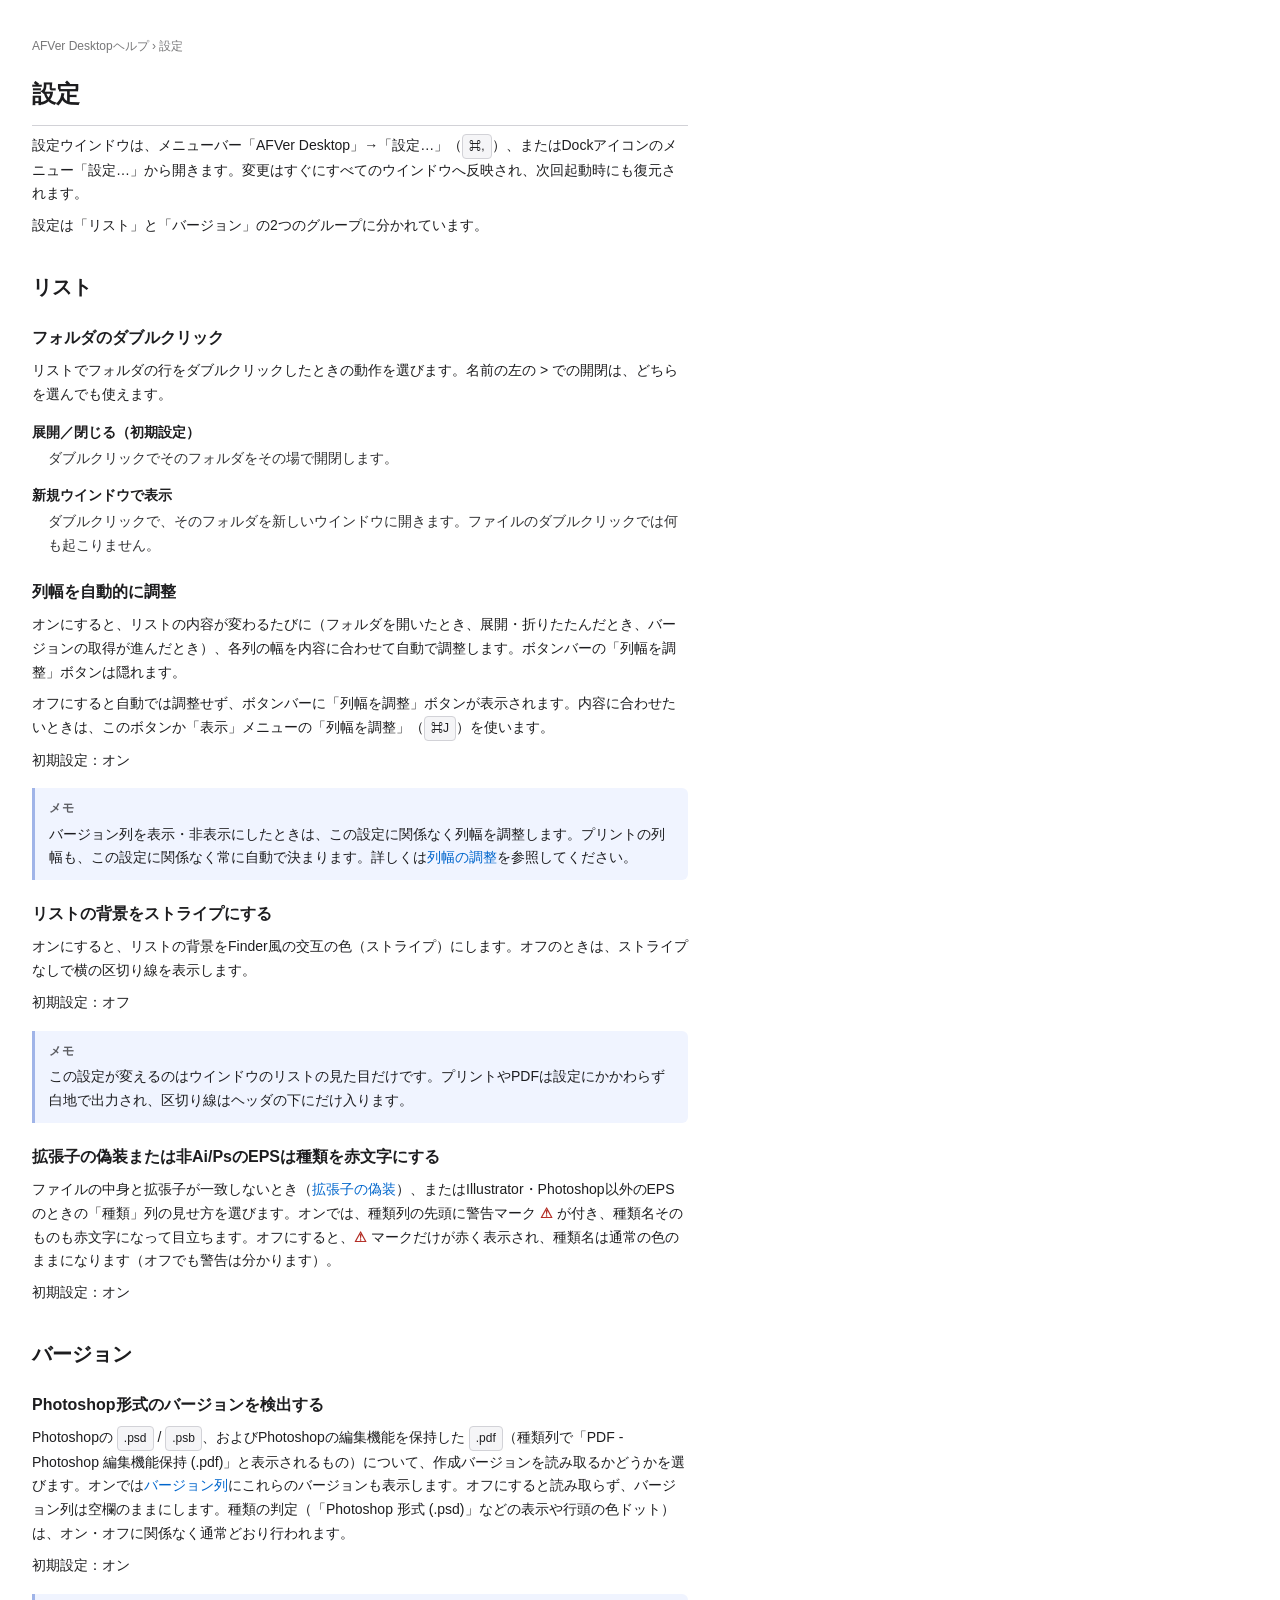
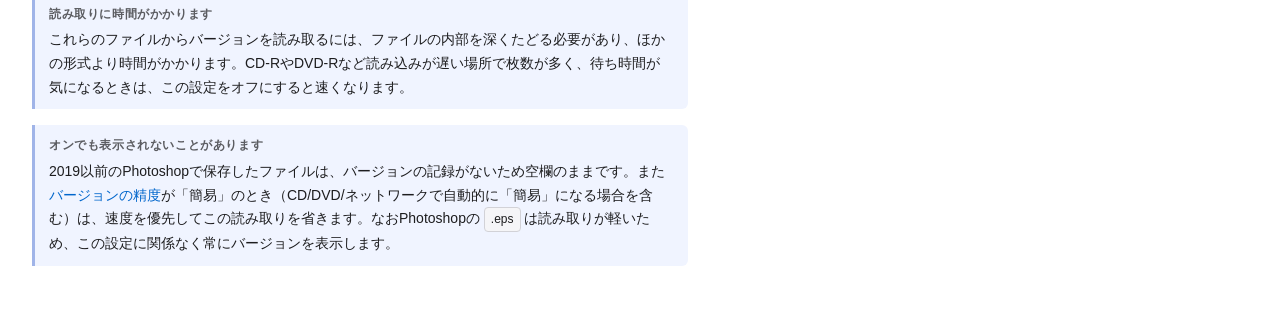
<file: Sources/AFVer Desktop/AFVer Desktop/AFVer Desktop Help.help/Contents/Resources/ja.lproj/05_settings.html>
<!DOCTYPE html>
<html lang="ja">
<head>
<meta charset="UTF-8">
<meta name="AppleTitle" content="設定">
<title>設定</title>
<link rel="stylesheet" href="../shared/style.css">
</head>
<body>
<p class="breadcrumb"><a href="index.html">AFVer Desktopヘルプ</a> › 設定</p>
<h1>設定</h1>

<p>設定ウインドウは、メニューバー「AFVer Desktop」→「設定…」（<kbd>⌘,</kbd>）、またはDockアイコンのメニュー「設定…」から開きます。変更はすぐにすべてのウインドウへ反映され、次回起動時にも復元されます。</p>
<p>設定は「リスト」と「バージョン」の2つのグループに分かれています。</p>

<h2>リスト</h2>

<h3 id="double-click">フォルダのダブルクリック</h3>
<p>リストでフォルダの行をダブルクリックしたときの動作を選びます。名前の左の &gt; での開閉は、どちらを選んでも使えます。</p>
<dl>
  <dt>展開／閉じる（初期設定）</dt>
  <dd>ダブルクリックでそのフォルダをその場で開閉します。</dd>

  <dt>新規ウインドウで表示</dt>
  <dd>ダブルクリックで、そのフォルダを新しいウインドウに開きます。ファイルのダブルクリックでは何も起こりません。</dd>
</dl>

<h3 id="auto-adjust">列幅を自動的に調整</h3>
<p>オンにすると、リストの内容が変わるたびに（フォルダを開いたとき、展開・折りたたんだとき、バージョンの取得が進んだとき）、各列の幅を内容に合わせて自動で調整します。ボタンバーの「列幅を調整」ボタンは隠れます。</p>
<p>オフにすると自動では調整せず、ボタンバーに「列幅を調整」ボタンが表示されます。内容に合わせたいときは、このボタンか「表示」メニューの「列幅を調整」（<kbd>⌘J</kbd>）を使います。</p>
<p>初期設定：オン</p>

<div class="note">
  <strong>メモ</strong>
  バージョン列を表示・非表示にしたときは、この設定に関係なく列幅を調整します。プリントの列幅も、この設定に関係なく常に自動で決まります。詳しくは<a href="02_howto.html#column-widths">列幅の調整</a>を参照してください。
</div>

<h3 id="stripe">リストの背景をストライプにする</h3>
<p>オンにすると、リストの背景をFinder風の交互の色（ストライプ）にします。オフのときは、ストライプなしで横の区切り線を表示します。</p>
<p>初期設定：オフ</p>

<div class="note">
  <strong>メモ</strong>
  この設定が変えるのはウインドウのリストの見た目だけです。プリントやPDFは設定にかかわらず白地で出力され、区切り線はヘッダの下にだけ入ります。
</div>

<h3 id="red-kind">拡張子の偽装または非Ai/PsのEPSは種類を赤文字にする</h3>
<p>ファイルの中身と拡張子が一致しないとき（<a href="03_version.html">拡張子の偽装</a>）、またはIllustrator・Photoshop以外のEPSのときの「種類」列の見せ方を選びます。オンでは、種類列の先頭に警告マーク <b style="color:#B22A22">⚠</b> が付き、種類名そのものも赤文字になって目立ちます。オフにすると、<b style="color:#B22A22">⚠</b> マークだけが赤く表示され、種類名は通常の色のままになります（オフでも警告は分かります）。</p>
<p>初期設定：オン</p>

<h2>バージョン</h2>

<h3 id="photoshop">Photoshop形式のバージョンを検出する</h3>
<p>Photoshopの <kbd>.psd</kbd> / <kbd>.psb</kbd>、およびPhotoshopの編集機能を保持した <kbd>.pdf</kbd>（種類列で「PDF - Photoshop 編集機能保持 (.pdf)」と表示されるもの）について、作成バージョンを読み取るかどうかを選びます。オンでは<a href="03_version.html">バージョン列</a>にこれらのバージョンも表示します。オフにすると読み取らず、バージョン列は空欄のままにします。種類の判定（「Photoshop 形式 (.psd)」などの表示や行頭の色ドット）は、オン・オフに関係なく通常どおり行われます。</p>
<p>初期設定：オン</p>

<div class="note">
  <strong>読み取りに時間がかかります</strong>
  これらのファイルからバージョンを読み取るには、ファイルの内部を深くたどる必要があり、ほかの形式より時間がかかります。CD-RやDVD-Rなど読み込みが遅い場所で枚数が多く、待ち時間が気になるときは、この設定をオフにすると速くなります。
</div>

<div class="note">
  <strong>オンでも表示されないことがあります</strong>
  2019以前のPhotoshopで保存したファイルは、バージョンの記録がないため空欄のままです。また<a href="03_version.html#detail">バージョンの精度</a>が「簡易」のとき（CD/DVD/ネットワークで自動的に「簡易」になる場合を含む）は、速度を優先してこの読み取りを省きます。なおPhotoshopの <kbd>.eps</kbd> は読み取りが軽いため、この設定に関係なく常にバージョンを表示します。
</div>
</body>
</html>
</file>
<file: Sources/AFVer Desktop/AFVer Desktop/AFVer Desktop Help.help/Contents/Resources/shared/style.css>
/* AFVer Desktop Help Book — Shared Stylesheet */

:root {
    --bg:          #ffffff;
    --text:        #1d1d1f;
    --heading:     #1d1d1f;
    --link:        #0066cc;
    --link-hover:  #0044aa;
    --accent:      #f5f5f7;
    --border:      #d2d2d7;
    --note-bg:     #f0f4ff;
    --note-border: #a0b4e8;
    --warn-bg:     #fff4f0;
    --warn-border: #e8a090;
    --code-bg:     #f5f5f7;
}

@media (prefers-color-scheme: dark) {
    :root {
        --bg:          #1c1c1e;
        --text:        #f5f5f7;
        --heading:     #f5f5f7;
        --link:        #409cff;
        --link-hover:  #6fb6ff;
        --accent:      #2c2c2e;
        --border:      #3a3a3c;
        --note-bg:     #1e2840;
        --note-border: #4060a8;
        --warn-bg:     #3a1a10;
        --warn-border: #a84030;
        --code-bg:     #2c2c2e;
    }
}

* {
    box-sizing: border-box;
    margin: 0;
    padding: 0;
}

body {
    font-family: -apple-system, BlinkMacSystemFont, "Helvetica Neue", sans-serif;
    text-autospace: normal;  /* 和欧間を自動で空ける（HTML には欧文スペースを入れない） */
    font-size: 14px;
    line-height: 1.7;
    color: var(--text);
    background: var(--bg);
    padding: 28px 32px 48px;
    max-width: 720px;
}

/* ── Typography ── */
h1 {
    font-size: 24px;
    font-weight: 700;
    color: var(--heading);
    margin-bottom: 6px;
    padding-bottom: 10px;
    border-bottom: 1px solid var(--border);
}

h2 {
    font-size: 20px;
    font-weight: 600;
    color: var(--heading);
    margin-top: 32px;
    margin-bottom: 10px;
}

h3 {
    font-size: 16px;
    font-weight: 600;
    color: var(--heading);
    margin-top: 20px;
    margin-bottom: 5px;
}

p {
    margin-top: 8px;
    margin-bottom: 8px;
}

a {
    color: var(--link);
    text-decoration: none;
}

a:hover {
    color: var(--link-hover);
    text-decoration: underline;
}

/* ── Index / TOC ── */
.toc {
    list-style: none;
    margin-top: 20px;
}

.toc li {
    border-bottom: 1px solid var(--border);
}

.toc li:first-child {
    border-top: 1px solid var(--border);
}

.toc a {
    display: block;
    padding: 10px 4px;
    font-size: 14px;
}

.toc .desc {
    display: block;
    font-size: 12px;
    color: var(--text);
    opacity: 0.6;
    margin-top: 1px;
}

/* 下位ページ（親ページの直後に字下げして並べる） */
.toc li.sub a {
    padding-left: 24px;
}

/* ── Note / Warning boxes ── */
.note, .warning {
    border-left: 3px solid;
    border-radius: 0 6px 6px 0;
    padding: 10px 14px;
    margin: 16px 0;
}

.note {
    background: var(--note-bg);
    border-color: var(--note-border);
}

.warning {
    background: var(--warn-bg);
    border-color: var(--warn-border);
}

.note strong, .warning strong {
    display: block;
    margin-bottom: 4px;
    font-size: 12px;
    text-transform: uppercase;
    letter-spacing: 0.05em;
    opacity: 0.7;
}

/* ── Definition list ── */
dl {
    margin-top: 10px;
}

dt {
    font-weight: 600;
    margin-top: 14px;
}

dd {
    margin-left: 16px;
    margin-top: 2px;
    opacity: 0.9;
}

/* ── Keyboard shortcut ── */
kbd {
    display: inline-block;
    font-family: -apple-system, sans-serif;
    font-size: 12px;
    background: var(--code-bg);
    border: 1px solid var(--border);
    border-radius: 4px;
    padding: 1px 6px;
    white-space: nowrap;
}

/* ── Bullet list ── */
ul:not(.toc) {
    margin-top: 10px;
    margin-bottom: 10px;
    padding-left: 20px;
}

ul:not(.toc) li {
    margin-bottom: 6px;
}

/* ── Step list ── */
ol.steps {
    counter-reset: step;
    list-style: none;
    margin-top: 12px;
    padding-left: 0;
}

ol.steps li {
    counter-increment: step;
    position: relative;
    padding-left: 34px;
    margin-bottom: 12px;
    min-height: 24px;
}

ol.steps li::before {
    content: counter(step);
    position: absolute;
    left: 0;
    top: 2px;
    width: 22px;
    height: 22px;
    border-radius: 50%;
    background: var(--link);
    color: #fff;
    font-size: 12px;
    font-weight: 700;
    display: flex;
    align-items: center;
    justify-content: center;
}

/* ── Breadcrumb ── */
.breadcrumb {
    font-size: 12px;
    margin-bottom: 18px;
    opacity: 0.6;
}

.breadcrumb a {
    color: inherit;
}
</file>
